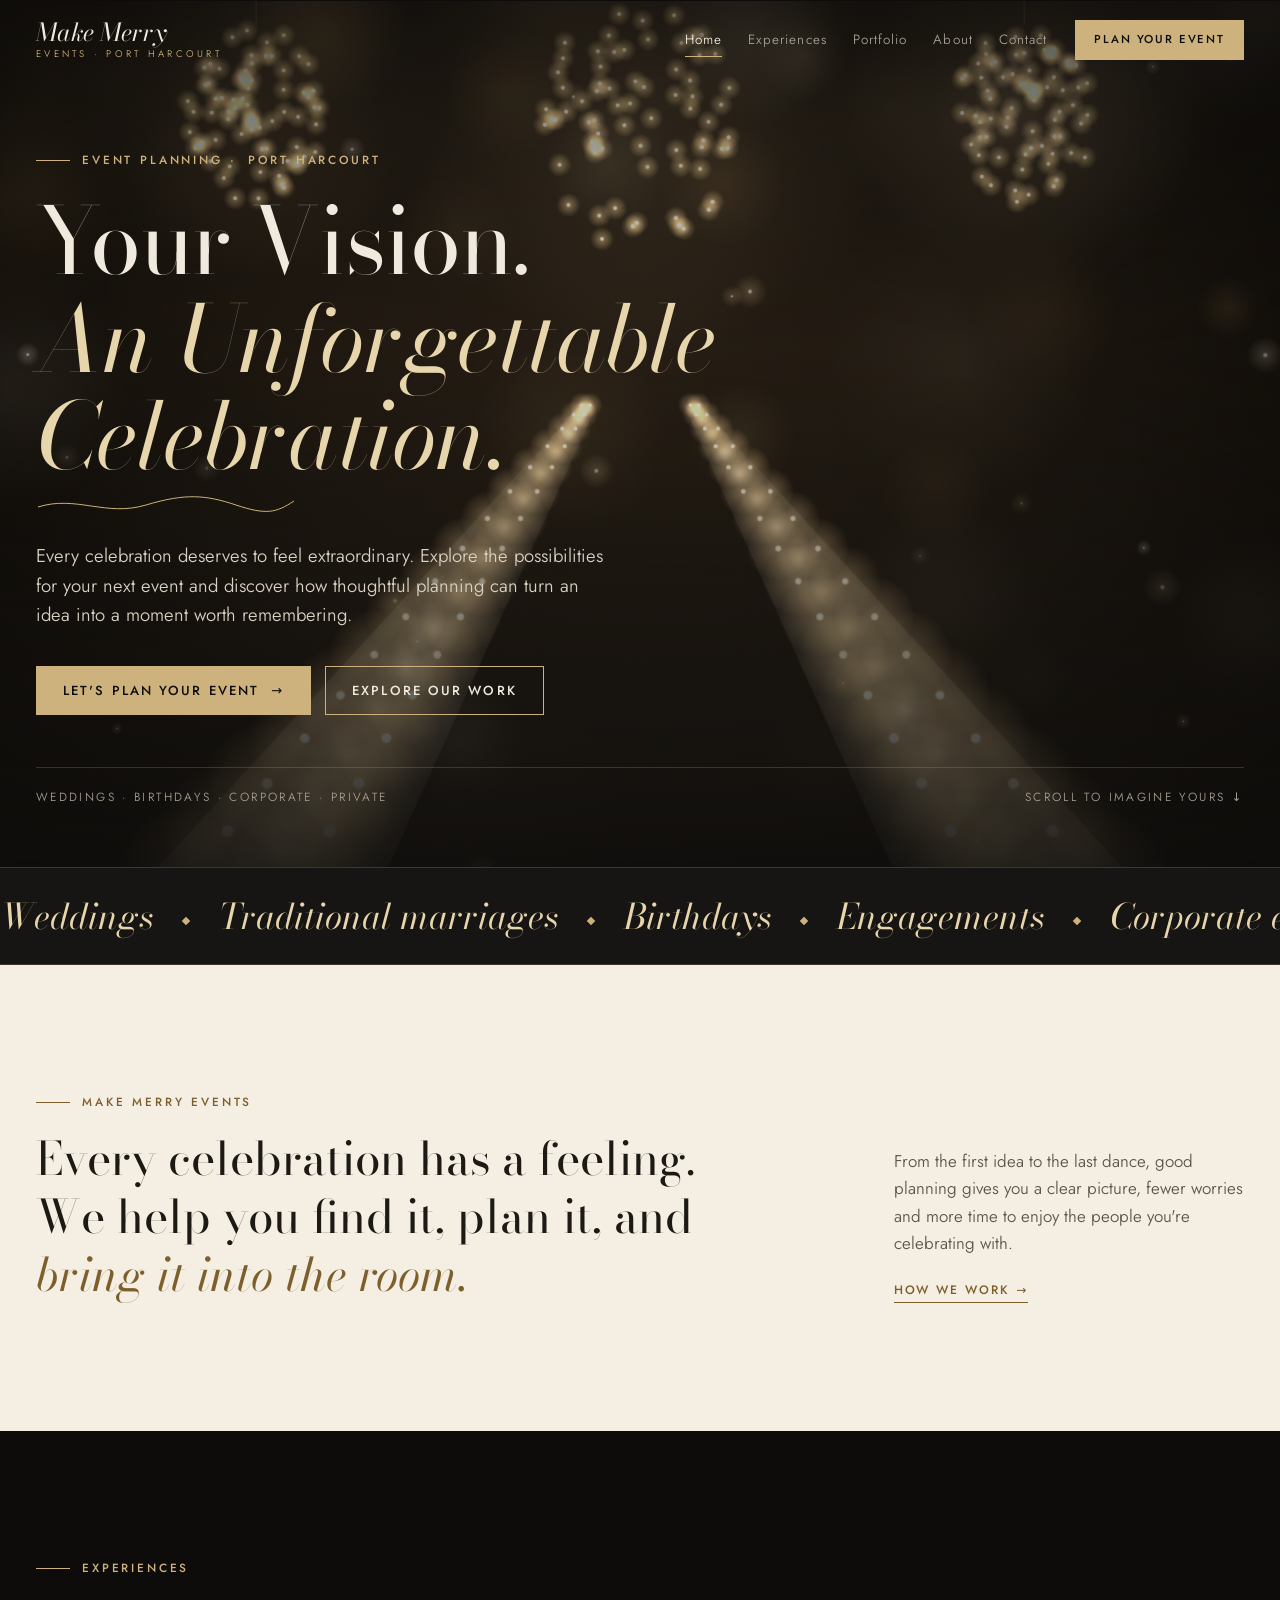
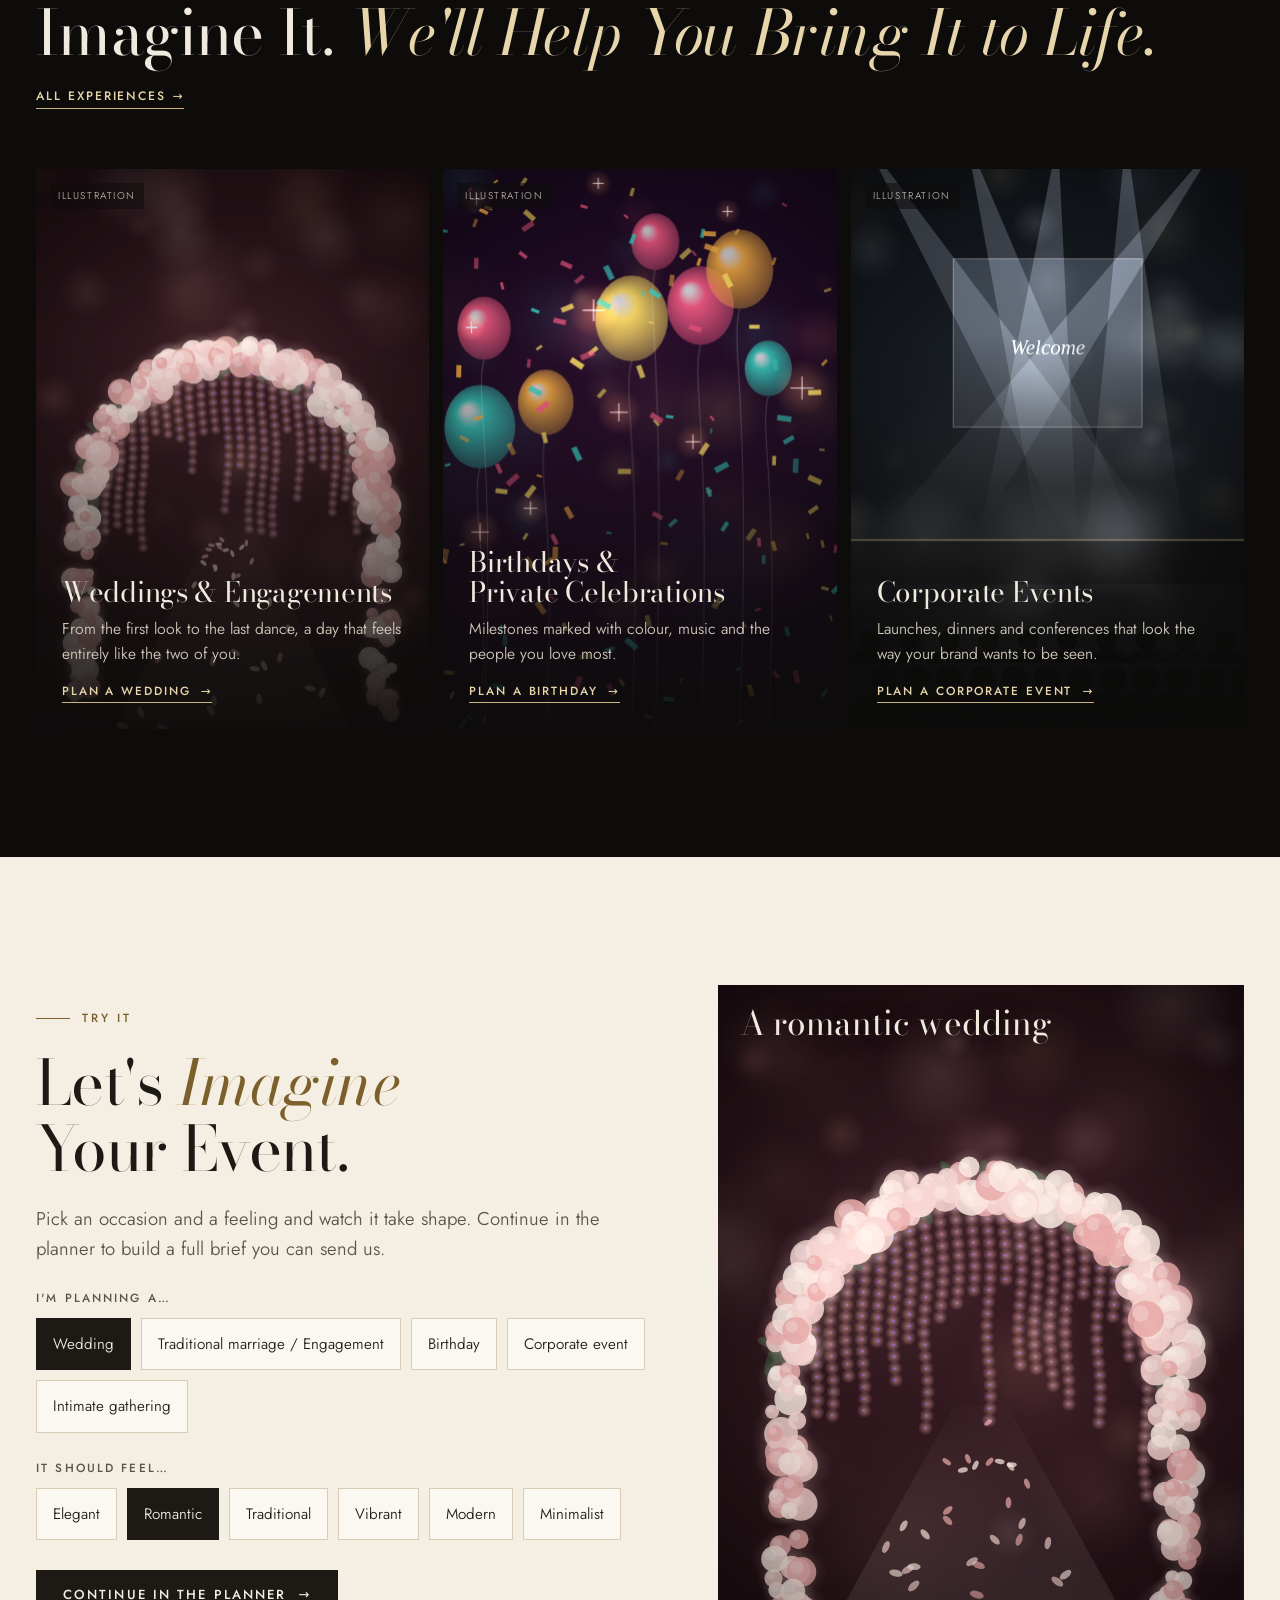
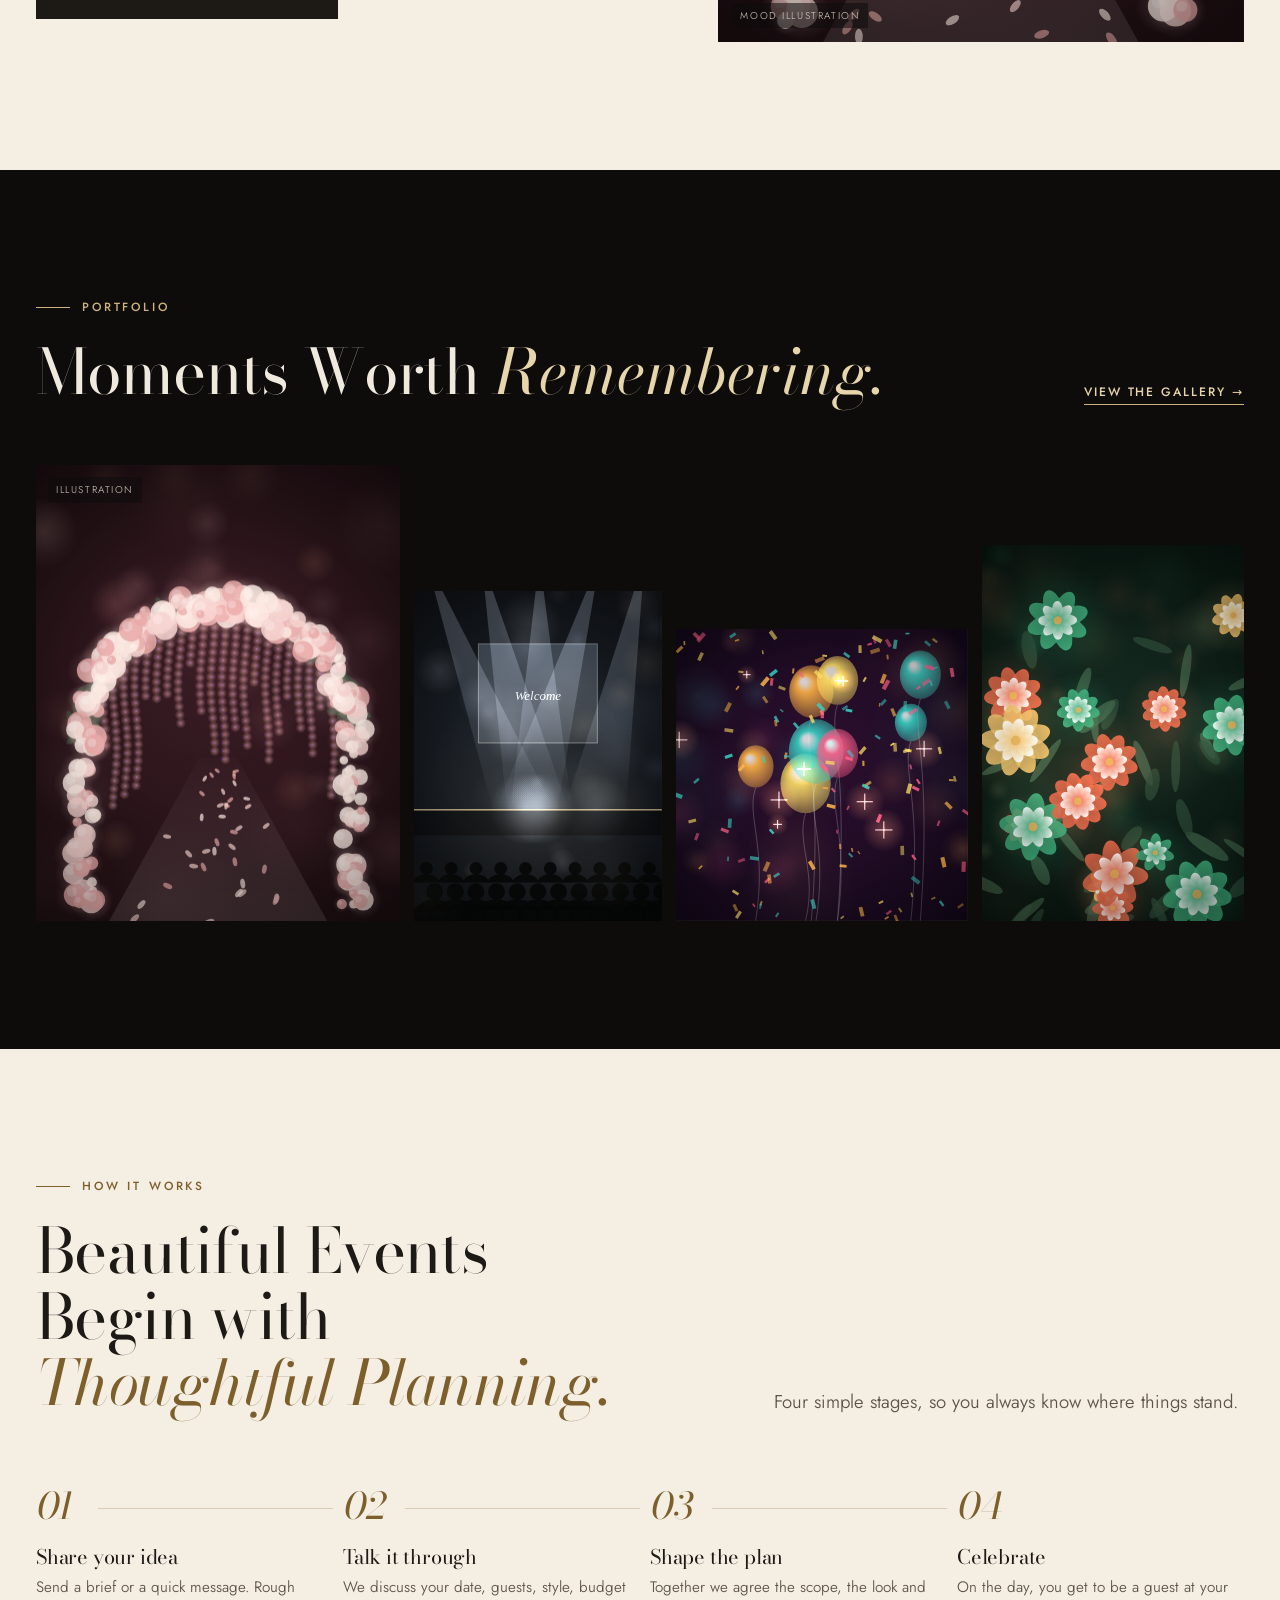
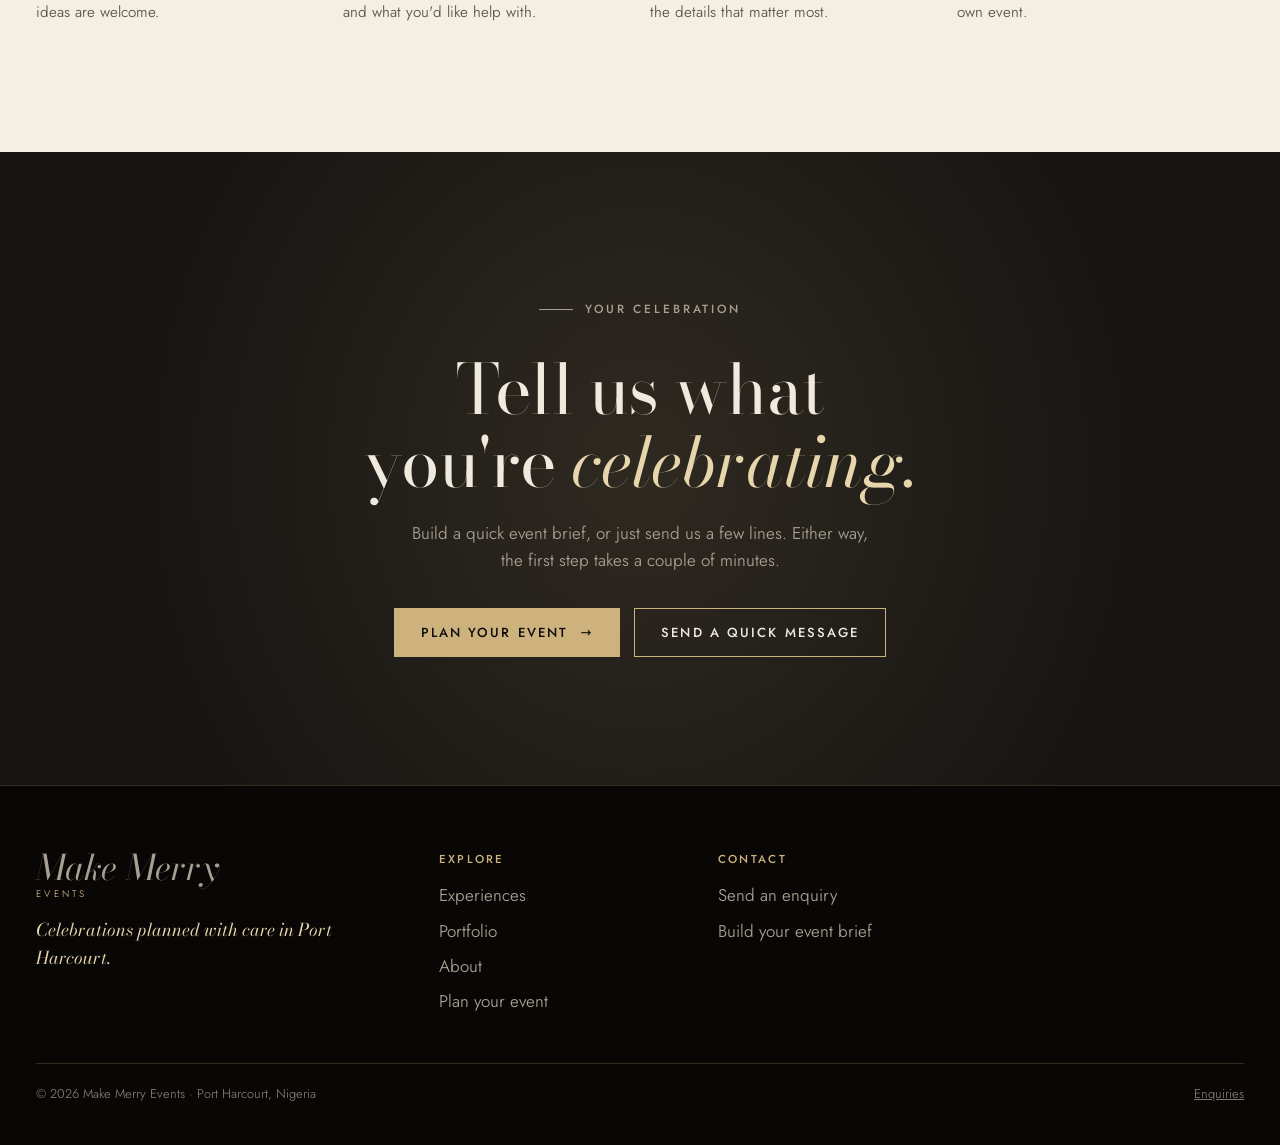
<file: index.html>
<!doctype html>
<html lang="en">
<head>
<meta charset="utf-8">
<meta name="viewport" content="width=device-width, initial-scale=1, viewport-fit=cover">
<title>Make Merry Events</title>
<meta name="description" content="Make Merry Events plans weddings, birthdays, corporate events and private celebrations in Port Harcourt, Nigeria.">
<meta property="og:title" content="Make Merry Events"><meta property="og:description" content="Make Merry Events plans weddings, birthdays, corporate events and private celebrations in Port Harcourt, Nigeria."><meta property="og:type" content="website">
<meta name="theme-color" content="#0d0c0b">
<link rel="preconnect" href="https://fonts.googleapis.com"><link rel="preconnect" href="https://fonts.gstatic.com" crossorigin><link rel="stylesheet" href="https://fonts.googleapis.com/css2?family=Bodoni+Moda:ital,opsz,wght@0,6..96,400..700;1,6..96,400..700&family=Jost:wght@300..600&display=swap">
<link rel="stylesheet" href="assets/site.css">
</head>
<body data-page="home">
<a class="skip" href="#main">Skip to content</a>
<header class="site-header">
  <div class="wrap nav">
    <a class="brand" href="index.html" aria-label="Make Merry Events home"><svg class="mark" viewBox="0 0 30 34" aria-hidden="true"><path d="M2 33V15a13 13 0 0 1 26 0v18" fill="none" stroke="#c8ad7f" stroke-width="1.2"/><path d="M8 33V16a7 7 0 0 1 14 0v17" fill="none" stroke="#c8ad7f" stroke-width="1.2" opacity=".6"/></svg><b>Make Merry</b><small>Events · <span data-biz="city">Port Harcourt</span></small></a>
    <nav aria-label="Main"><ul class="nav-links"><li><a href="index.html" aria-current="page">Home</a></li><li><a href="experiences.html">Experiences</a></li><li><a href="portfolio.html">Portfolio</a></li><li><a href="about.html">About</a></li><li><a href="contact.html">Contact</a></li></ul></nav>
    <a class="btn solid" href="plan.html">Plan Your Event</a>
    <button class="menu-btn" id="menuBtn" type="button" aria-label="Open menu" aria-expanded="false" aria-controls="drawer"><span></span><span></span><span></span></button>
  </div>
</header>
<div class="drawer" id="drawer" inert>
  <div class="top"><a class="brand" href="index.html"><svg class="mark" viewBox="0 0 30 34" aria-hidden="true"><path d="M2 33V15a13 13 0 0 1 26 0v18" fill="none" stroke="#c8ad7f" stroke-width="1.2"/><path d="M8 33V16a7 7 0 0 1 14 0v17" fill="none" stroke="#c8ad7f" stroke-width="1.2" opacity=".6"/></svg><b>Make Merry</b></a><button class="menu-btn" id="closeMenu" type="button" aria-label="Close menu" style="display:block">✕</button></div>
  <nav aria-label="Mobile"><a href="index.html" aria-current="page">Home</a><a href="experiences.html">Experiences</a><a href="portfolio.html">Portfolio</a><a href="about.html">About</a><a href="contact.html">Contact</a></nav>
  <a class="btn solid" href="plan.html">Plan Your Event <span class="arr">→</span></a>
  <p class="d-contact" id="drawerContact">Event planning · Port Harcourt</p>
</div>
<main id="main">
<section class="hero" aria-labelledby="heroTitle">
  <canvas class="scene" id="heroScene" aria-hidden="true"></canvas>
  <canvas class="fx" id="heroFx" aria-hidden="true"></canvas>
  <div class="wrap">
    <p class="eyebrow rise">Event planning · <span data-biz="city">Port Harcourt</span></p>
    <h1 id="heroTitle"><span class="rise d1">Your Vision.</span><span class="rise d2"><em>An Unforgettable Celebration.</em></span></h1>
    <svg class="flourish rise d2" viewBox="0 0 260 24" aria-hidden="true"><path d="M2 14 C 40 2, 70 24, 110 12 S 170 2, 200 12 S 240 20, 258 8"/></svg>
    <p class="lede rise d3">Every celebration deserves to feel extraordinary. Explore the possibilities for your next event and discover how thoughtful planning can turn an idea into a moment worth remembering.</p>
    <div class="ctas rise d4"><a class="btn solid" href="plan.html">Let's Plan Your Event <span class="arr">→</span></a><a class="btn" href="portfolio.html">Explore Our Work</a></div>
    <div class="meta rise d4"><span>Weddings · Birthdays · Corporate · Private</span><span>Scroll to imagine yours ↓</span></div>
  </div>
</section>
<div class="marquee" aria-label="Celebrations we plan"><div class="track" id="marqueeTrack"></div></div>

<section class="band linen" aria-labelledby="stTitle">
  <div class="wrap statement-grid" data-reveal>
    <div><p class="eyebrow">Make Merry Events</p><h2 id="stTitle" class="sr">What we do</h2>
      <p class="statement">Every celebration has a feeling. We help you find it, plan it, and <em style="color:var(--gold-deep)">bring it into the room.</em></p></div>
    <div><p>From the first idea to the last dance, good planning gives you a clear picture, fewer worries and more time to enjoy the people you're celebrating with.</p><a class="more" href="about.html">How we work →</a></div>
  </div>
</section>

<section class="band" aria-labelledby="expTitle">
  <div class="wrap">
    <div class="head-row" data-reveal><div><p class="eyebrow">Experiences</p><h2 id="expTitle">Imagine It. <em>We'll Help You Bring It to Life.</em></h2></div><a class="more" href="experiences.html">All experiences →</a></div>
    <div class="tiles-scroll"><div class="tiles" id="featured"></div></div>
    <p class="swipe-hint">Swipe to see more →</p>
  </div>
</section>

<section class="band linen" aria-labelledby="miniTitle">
  <div class="wrap mini">
    <div>
      <p class="eyebrow">Try it</p>
      <h2 id="miniTitle">Let's <em>Imagine</em> Your Event.</h2>
      <p class="lede">Pick an occasion and a feeling and watch it take shape. Continue in the planner to build a full brief you can send us.</p>
      <div id="miniQs"></div>
      <div class="ctas" style="margin-top:30px"><a class="btn solid" id="miniGo" href="plan.html">Continue in the planner <span class="arr">→</span></a></div>
    </div>
    <div class="frame" id="miniFrame"><canvas id="miniScene" aria-hidden="true"></canvas><div class="pv-cap" id="miniCap" aria-live="polite"></div><span class="tag" data-concept>Mood illustration</span></div>
  </div>
</section>

<section class="band" aria-labelledby="pfTitle">
  <div class="wrap">
    <div class="head-row" data-reveal><div><p class="eyebrow">Portfolio</p><h2 id="pfTitle">Moments Worth <em>Remembering.</em></h2></div><a class="more" href="portfolio.html">View the gallery →</a></div>
    <div class="strip" id="strip"></div>
  </div>
</section>

<section class="band linen" aria-labelledby="howTitle">
  <div class="wrap">
    <div class="sec-head" data-reveal><div><p class="eyebrow">How it works</p><h2 id="howTitle">Beautiful Events Begin with <em>Thoughtful Planning.</em></h2></div><p class="lede">Four simple stages, so you always know where things stand.</p></div>
    <ol class="process" data-reveal>
      <li><h3>Share your idea</h3><p>Send a brief or a quick message. Rough ideas are welcome.</p></li>
      <li><h3>Talk it through</h3><p>We discuss your date, guests, style, budget and what you'd like help with.</p></li>
      <li><h3>Shape the plan</h3><p>Together we agree the scope, the look and the details that matter most.</p></li>
      <li><h3>Celebrate</h3><p>On the day, you get to be a guest at your own event.</p></li>
    </ol>
  </div>
</section>
<section class="band cta-band deep" aria-labelledby="ctaTitle">
  <div class="wrap">
    <p class="eyebrow">Your celebration</p>
    <h2 class="display" id="ctaTitle">Tell us what you're <em>celebrating.</em></h2>
    <p>Build a quick event brief, or just send us a few lines. Either way, the first step takes a couple of minutes.</p>
    <div class="ctas"><a class="btn solid" href="plan.html">Plan Your Event <span class="arr">→</span></a><a class="btn" href="contact.html">Send a quick message</a></div>
  </div>
</section></main>
<footer class="site-footer">
  <div class="wrap">
    <div class="foot">
      <div><a class="brand" href="index.html"><svg class="mark" viewBox="0 0 30 34" aria-hidden="true"><path d="M2 33V15a13 13 0 0 1 26 0v18" fill="none" stroke="#c8ad7f" stroke-width="1.2"/><path d="M8 33V16a7 7 0 0 1 14 0v17" fill="none" stroke="#c8ad7f" stroke-width="1.2" opacity=".6"/></svg><b>Make Merry</b><small>Events</small></a><p class="tagline">Celebrations planned with care in <span data-biz="city">Port Harcourt</span>.</p></div>
      <div><h4>Explore</h4><ul><li><a href="experiences.html">Experiences</a></li><li><a href="portfolio.html">Portfolio</a></li><li><a href="about.html">About</a></li><li><a href="plan.html">Plan your event</a></li></ul></div>
      <div><h4>Contact</h4><ul id="footContact"></ul></div>
      <div><h4>Follow</h4><ul id="footSocial"></ul></div>
    </div>
    <div class="legal"><span>© <span data-year></span> <span data-biz="name">Make Merry Events</span> · <span data-biz="city">Port Harcourt</span>, <span data-biz="country">Nigeria</span></span><a href="contact.html">Enquiries</a></div>
  </div>
</footer>
<a class="wa-float" id="waFloat" href="#" target="_blank" rel="noopener" hidden>WhatsApp us</a>
<script src="assets/config.js"></script>
<script src="assets/site.js"></script>
</body>
</html>
</file>
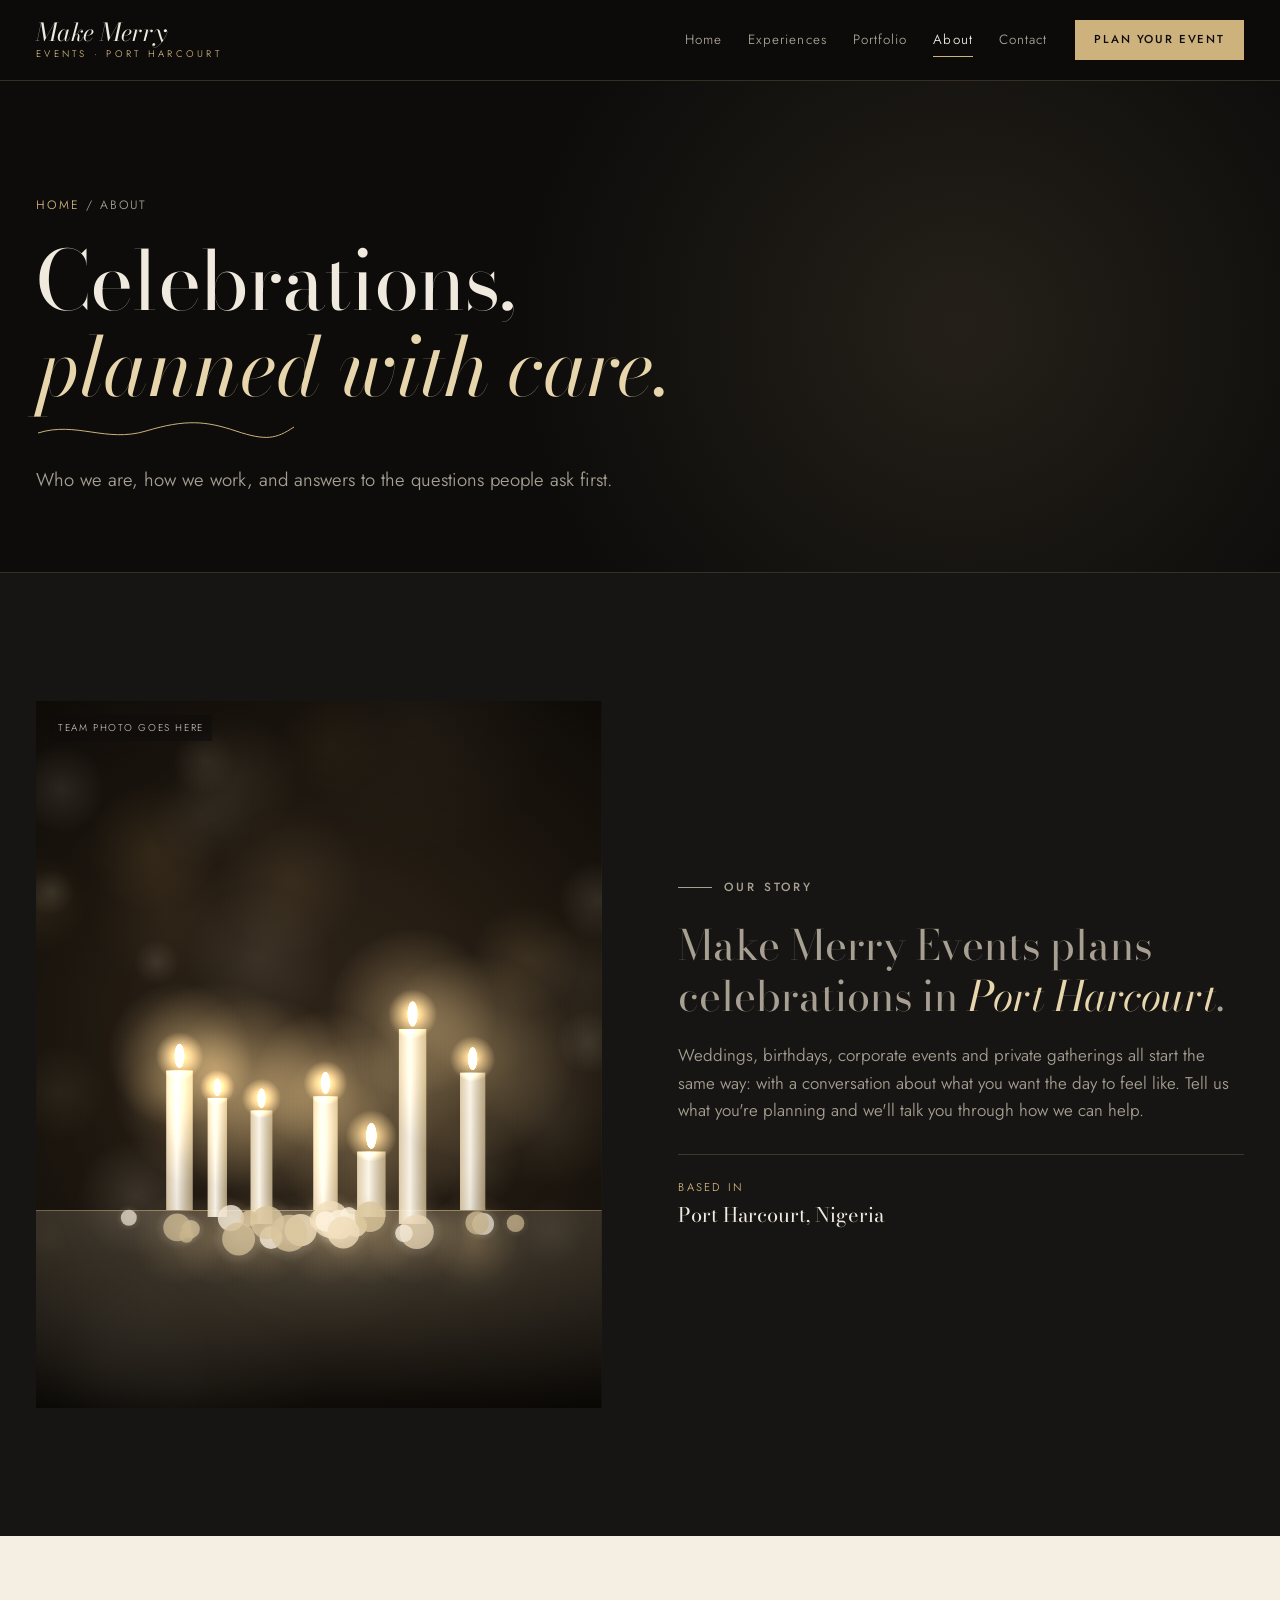
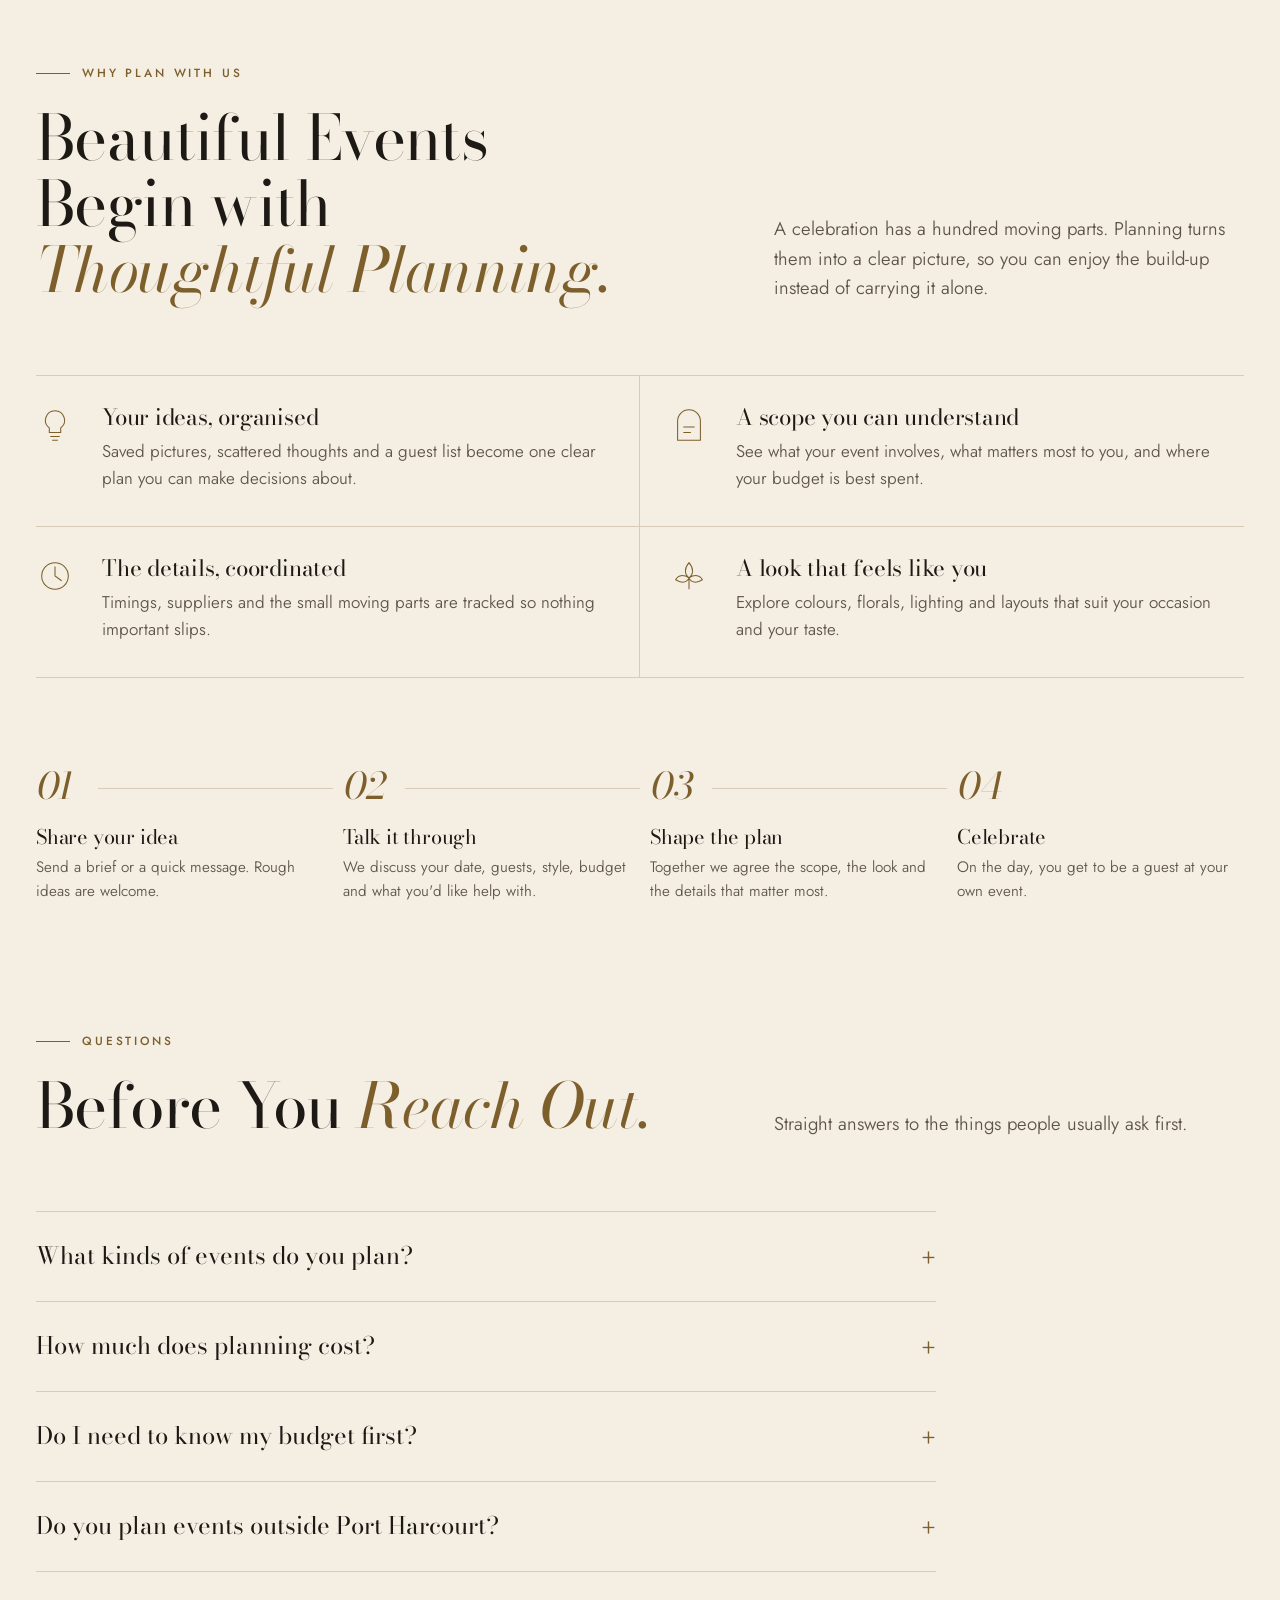
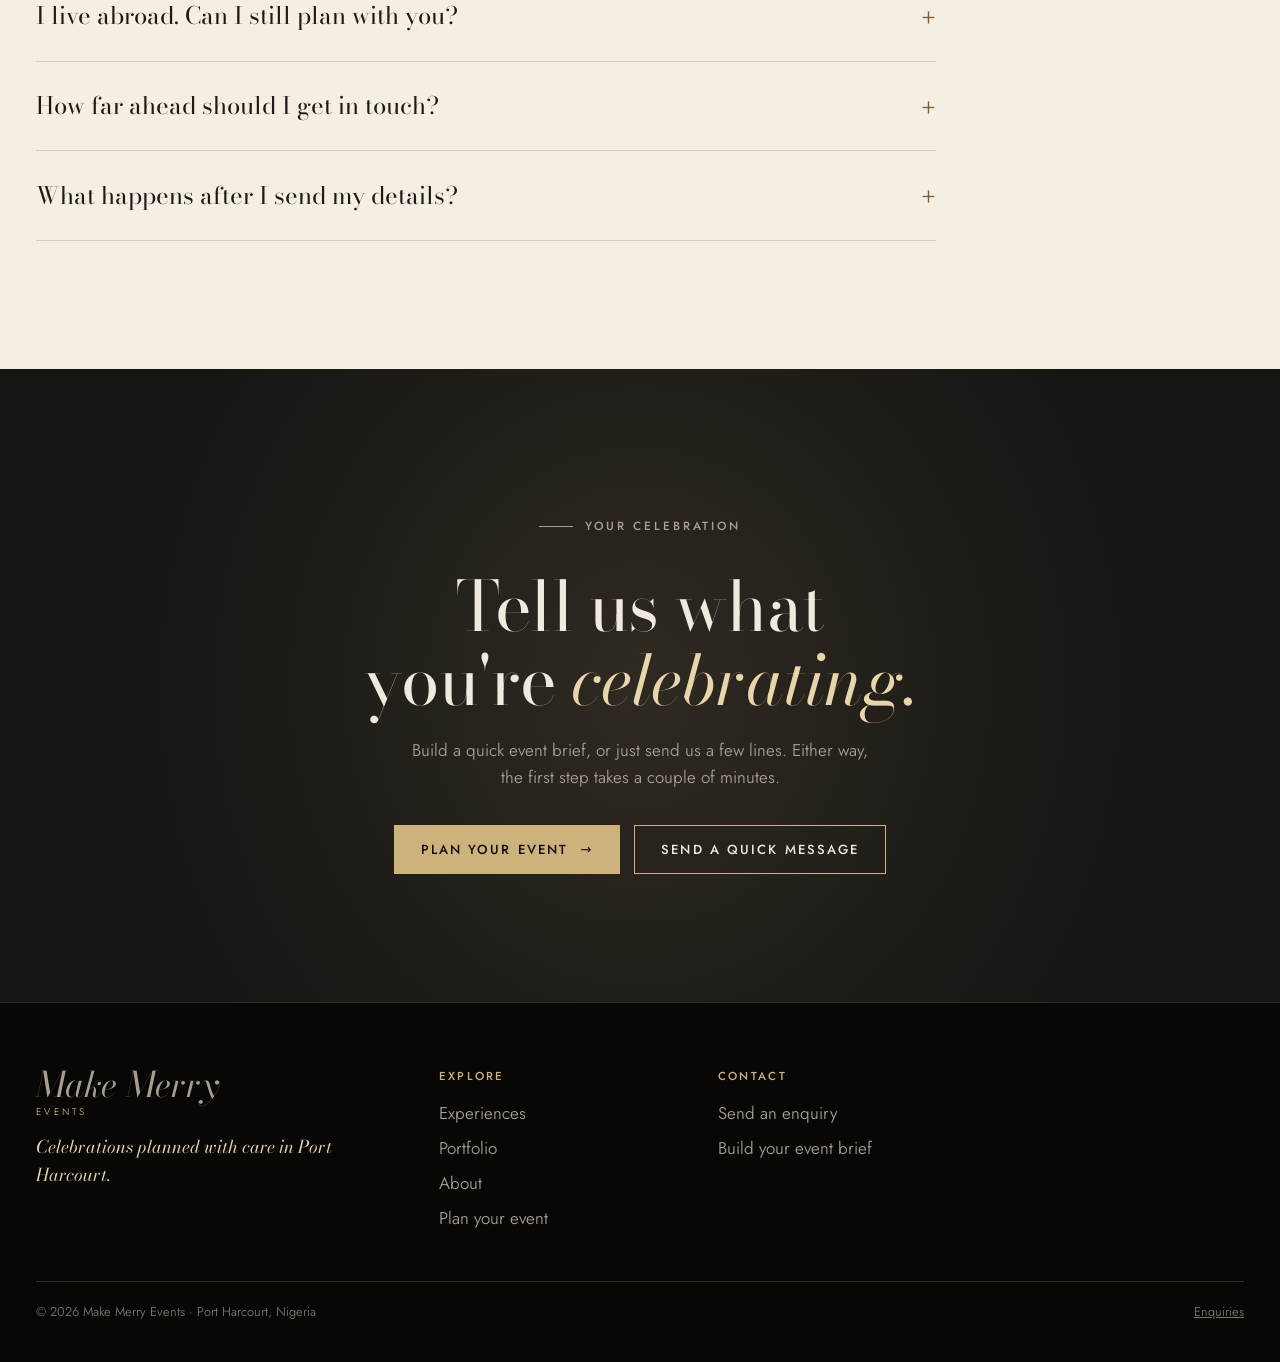
<file: about.html>
<!doctype html>
<html lang="en">
<head>
<meta charset="utf-8">
<meta name="viewport" content="width=device-width, initial-scale=1, viewport-fit=cover">
<title>About · Make Merry Events</title>
<meta name="description" content="About Make Merry Events, event planners in Port Harcourt, Nigeria.">
<meta property="og:title" content="About · Make Merry Events"><meta property="og:description" content="About Make Merry Events, event planners in Port Harcourt, Nigeria."><meta property="og:type" content="website">
<meta name="theme-color" content="#0d0c0b">
<link rel="preconnect" href="https://fonts.googleapis.com"><link rel="preconnect" href="https://fonts.gstatic.com" crossorigin><link rel="stylesheet" href="https://fonts.googleapis.com/css2?family=Bodoni+Moda:ital,opsz,wght@0,6..96,400..700;1,6..96,400..700&family=Jost:wght@300..600&display=swap">
<link rel="stylesheet" href="assets/site.css">
</head>
<body data-page="about">
<a class="skip" href="#main">Skip to content</a>
<header class="site-header">
  <div class="wrap nav">
    <a class="brand" href="index.html" aria-label="Make Merry Events home"><svg class="mark" viewBox="0 0 30 34" aria-hidden="true"><path d="M2 33V15a13 13 0 0 1 26 0v18" fill="none" stroke="#c8ad7f" stroke-width="1.2"/><path d="M8 33V16a7 7 0 0 1 14 0v17" fill="none" stroke="#c8ad7f" stroke-width="1.2" opacity=".6"/></svg><b>Make Merry</b><small>Events · <span data-biz="city">Port Harcourt</span></small></a>
    <nav aria-label="Main"><ul class="nav-links"><li><a href="index.html">Home</a></li><li><a href="experiences.html">Experiences</a></li><li><a href="portfolio.html">Portfolio</a></li><li><a href="about.html" aria-current="page">About</a></li><li><a href="contact.html">Contact</a></li></ul></nav>
    <a class="btn solid" href="plan.html">Plan Your Event</a>
    <button class="menu-btn" id="menuBtn" type="button" aria-label="Open menu" aria-expanded="false" aria-controls="drawer"><span></span><span></span><span></span></button>
  </div>
</header>
<div class="drawer" id="drawer" inert>
  <div class="top"><a class="brand" href="index.html"><svg class="mark" viewBox="0 0 30 34" aria-hidden="true"><path d="M2 33V15a13 13 0 0 1 26 0v18" fill="none" stroke="#c8ad7f" stroke-width="1.2"/><path d="M8 33V16a7 7 0 0 1 14 0v17" fill="none" stroke="#c8ad7f" stroke-width="1.2" opacity=".6"/></svg><b>Make Merry</b></a><button class="menu-btn" id="closeMenu" type="button" aria-label="Close menu" style="display:block">✕</button></div>
  <nav aria-label="Mobile"><a href="index.html">Home</a><a href="experiences.html">Experiences</a><a href="portfolio.html">Portfolio</a><a href="about.html" aria-current="page">About</a><a href="contact.html">Contact</a></nav>
  <a class="btn solid" href="plan.html">Plan Your Event <span class="arr">→</span></a>
  <p class="d-contact" id="drawerContact">Event planning · Port Harcourt</p>
</div>
<main id="main"><section class="page-hero"><div class="wrap">
  <p class="crumbs"><a href="index.html">Home</a> / About</p>
  <h1 class="rise">Celebrations, <em>planned with care.</em></h1>
  <svg class="flourish rise d1" viewBox="0 0 260 24" aria-hidden="true"><path d="M2 14 C 40 2, 70 24, 110 12 S 170 2, 200 12 S 240 20, 258 8"/></svg>
  <p class="lede rise d1">Who we are, how we work, and answers to the questions people ask first.</p>
</div></section>
<section class="band deep"><div class="wrap about-grid">
  <div class="frame" data-reveal><canvas data-scene="candles" data-style="elegant" data-seed="91" aria-hidden="true"></canvas><span class="tag" data-concept>Team photo goes here</span></div>
  <div data-reveal>
    <p class="eyebrow">Our story</p>
    <p class="big"><span data-biz="name">Make Merry Events</span> plans celebrations in <em data-biz="city">Port Harcourt</em>.</p>
    <p id="aboutText">Weddings, birthdays, corporate events and private gatherings all start the same way: with a conversation about what you want the day to feel like. Tell us what you're planning and we'll talk you through how we can help.</p>
    <dl class="facts" id="facts"></dl>
  </div>
</div></section>
<section class="band linen" aria-labelledby="whyTitle"><div class="wrap">
  <div class="sec-head" data-reveal><div><p class="eyebrow">Why plan with us</p><h2 id="whyTitle">Beautiful Events Begin with <em>Thoughtful Planning.</em></h2></div><p class="lede">A celebration has a hundred moving parts. Planning turns them into a clear picture, so you can enjoy the build-up instead of carrying it alone.</p></div>
  <div class="values" id="values"></div>
  <h2 class="sr">How planning works</h2>
  <ol class="process" style="margin-top:clamp(56px,7vw,96px)" data-reveal>
    <li><h3>Share your idea</h3><p>Send a brief or a quick message. Rough ideas are welcome.</p></li>
    <li><h3>Talk it through</h3><p>We discuss your date, guests, style, budget and what you'd like help with.</p></li>
    <li><h3>Shape the plan</h3><p>Together we agree the scope, the look and the details that matter most.</p></li>
    <li><h3>Celebrate</h3><p>On the day, you get to be a guest at your own event.</p></li>
  </ol>
</div></section>
<section class="band linen" id="faq" aria-labelledby="faqTitle" style="padding-top:0"><div class="wrap">
  <div class="sec-head" data-reveal><div><p class="eyebrow">Questions</p><h2 id="faqTitle">Before You <em>Reach Out.</em></h2></div><p class="lede">Straight answers to the things people usually ask first.</p></div>
  <div class="faq" id="faqList"></div>
</div></section>
<section class="band cta-band deep" aria-labelledby="ctaTitle">
  <div class="wrap">
    <p class="eyebrow">Your celebration</p>
    <h2 class="display" id="ctaTitle">Tell us what you're <em>celebrating.</em></h2>
    <p>Build a quick event brief, or just send us a few lines. Either way, the first step takes a couple of minutes.</p>
    <div class="ctas"><a class="btn solid" href="plan.html">Plan Your Event <span class="arr">→</span></a><a class="btn" href="contact.html">Send a quick message</a></div>
  </div>
</section></main>
<footer class="site-footer">
  <div class="wrap">
    <div class="foot">
      <div><a class="brand" href="index.html"><svg class="mark" viewBox="0 0 30 34" aria-hidden="true"><path d="M2 33V15a13 13 0 0 1 26 0v18" fill="none" stroke="#c8ad7f" stroke-width="1.2"/><path d="M8 33V16a7 7 0 0 1 14 0v17" fill="none" stroke="#c8ad7f" stroke-width="1.2" opacity=".6"/></svg><b>Make Merry</b><small>Events</small></a><p class="tagline">Celebrations planned with care in <span data-biz="city">Port Harcourt</span>.</p></div>
      <div><h4>Explore</h4><ul><li><a href="experiences.html">Experiences</a></li><li><a href="portfolio.html">Portfolio</a></li><li><a href="about.html">About</a></li><li><a href="plan.html">Plan your event</a></li></ul></div>
      <div><h4>Contact</h4><ul id="footContact"></ul></div>
      <div><h4>Follow</h4><ul id="footSocial"></ul></div>
    </div>
    <div class="legal"><span>© <span data-year></span> <span data-biz="name">Make Merry Events</span> · <span data-biz="city">Port Harcourt</span>, <span data-biz="country">Nigeria</span></span><a href="contact.html">Enquiries</a></div>
  </div>
</footer>
<a class="wa-float" id="waFloat" href="#" target="_blank" rel="noopener" hidden>WhatsApp us</a>
<script src="assets/config.js"></script>
<script src="assets/site.js"></script>
</body>
</html>
</file>
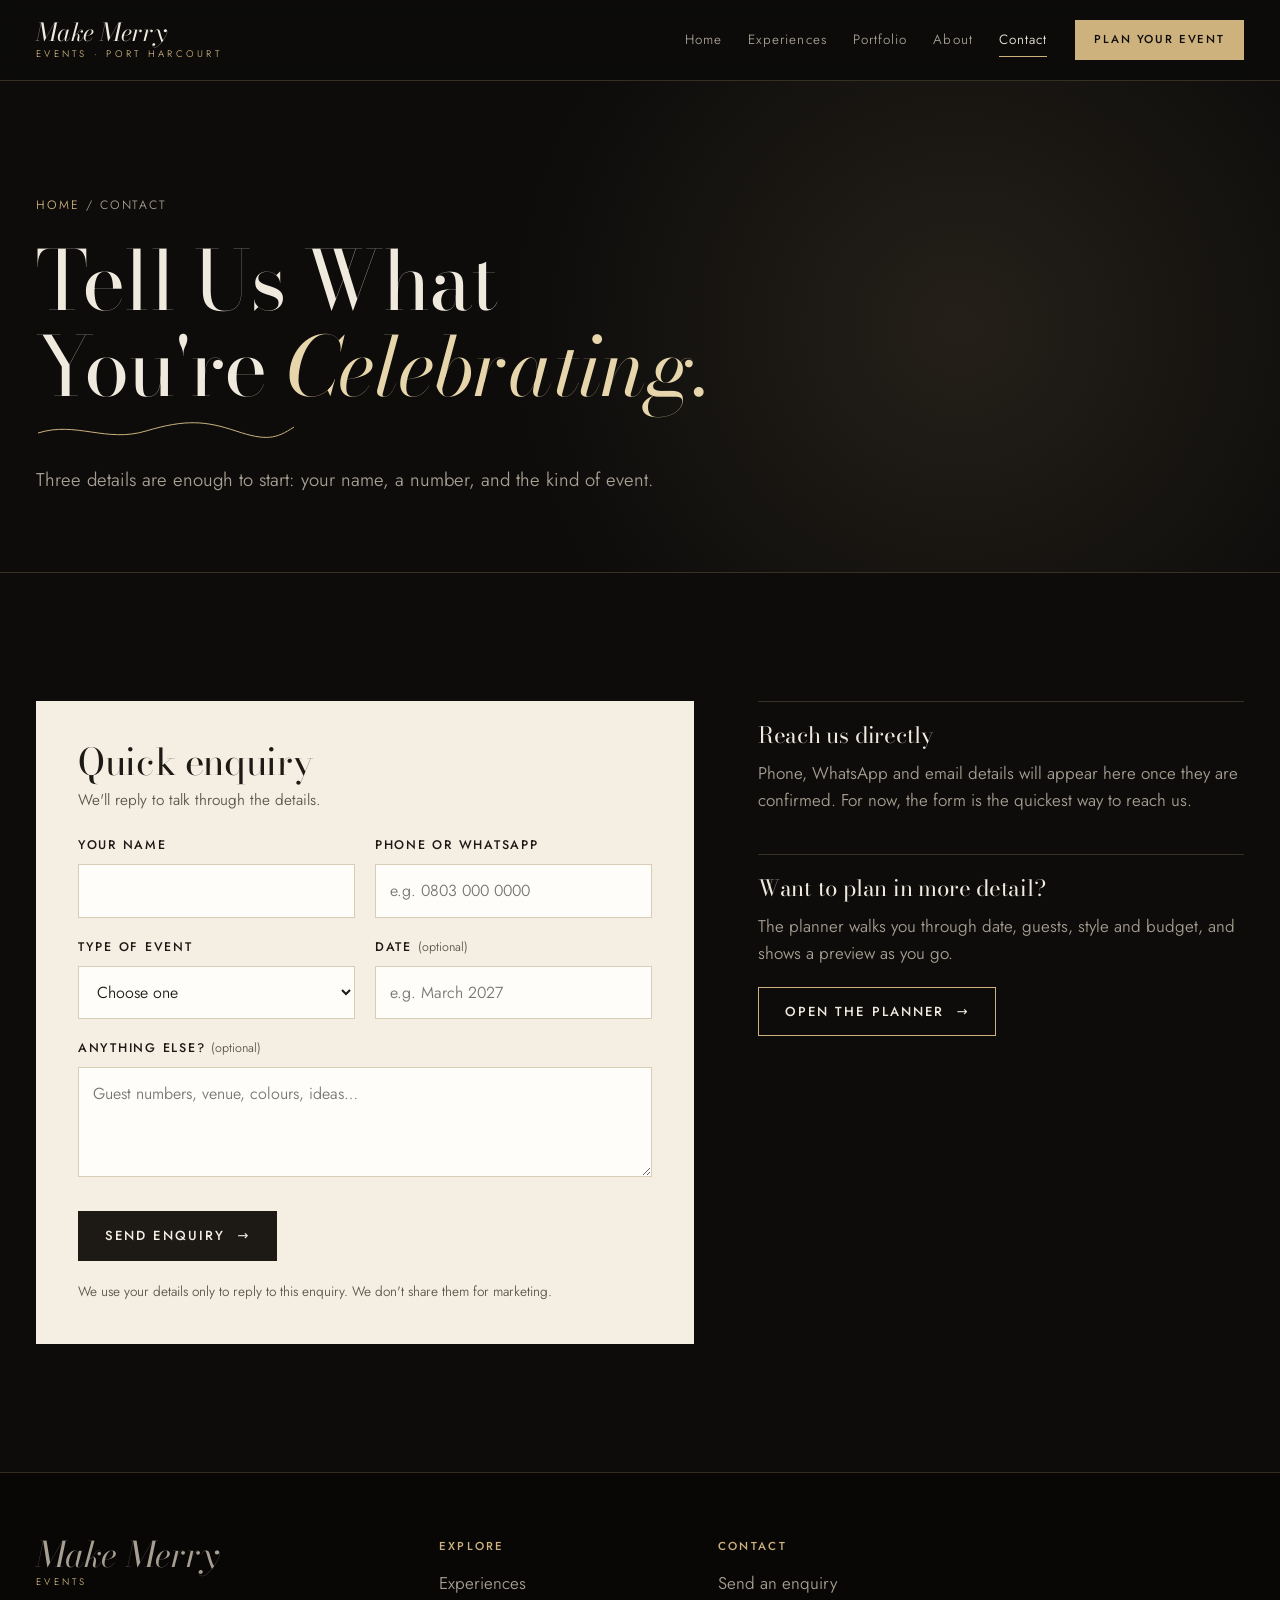
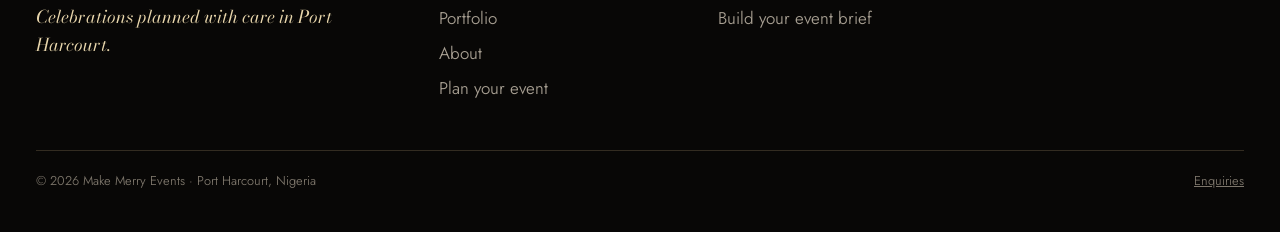
<file: contact.html>
<!doctype html>
<html lang="en">
<head>
<meta charset="utf-8">
<meta name="viewport" content="width=device-width, initial-scale=1, viewport-fit=cover">
<title>Contact · Make Merry Events</title>
<meta name="description" content="Send Make Merry Events a quick enquiry about your wedding, birthday, corporate event or celebration.">
<meta property="og:title" content="Contact · Make Merry Events"><meta property="og:description" content="Send Make Merry Events a quick enquiry about your wedding, birthday, corporate event or celebration."><meta property="og:type" content="website">
<meta name="theme-color" content="#0d0c0b">
<link rel="preconnect" href="https://fonts.googleapis.com"><link rel="preconnect" href="https://fonts.gstatic.com" crossorigin><link rel="stylesheet" href="https://fonts.googleapis.com/css2?family=Bodoni+Moda:ital,opsz,wght@0,6..96,400..700;1,6..96,400..700&family=Jost:wght@300..600&display=swap">
<link rel="stylesheet" href="assets/site.css">
</head>
<body data-page="contact">
<a class="skip" href="#main">Skip to content</a>
<header class="site-header">
  <div class="wrap nav">
    <a class="brand" href="index.html" aria-label="Make Merry Events home"><svg class="mark" viewBox="0 0 30 34" aria-hidden="true"><path d="M2 33V15a13 13 0 0 1 26 0v18" fill="none" stroke="#c8ad7f" stroke-width="1.2"/><path d="M8 33V16a7 7 0 0 1 14 0v17" fill="none" stroke="#c8ad7f" stroke-width="1.2" opacity=".6"/></svg><b>Make Merry</b><small>Events · <span data-biz="city">Port Harcourt</span></small></a>
    <nav aria-label="Main"><ul class="nav-links"><li><a href="index.html">Home</a></li><li><a href="experiences.html">Experiences</a></li><li><a href="portfolio.html">Portfolio</a></li><li><a href="about.html">About</a></li><li><a href="contact.html" aria-current="page">Contact</a></li></ul></nav>
    <a class="btn solid" href="plan.html">Plan Your Event</a>
    <button class="menu-btn" id="menuBtn" type="button" aria-label="Open menu" aria-expanded="false" aria-controls="drawer"><span></span><span></span><span></span></button>
  </div>
</header>
<div class="drawer" id="drawer" inert>
  <div class="top"><a class="brand" href="index.html"><svg class="mark" viewBox="0 0 30 34" aria-hidden="true"><path d="M2 33V15a13 13 0 0 1 26 0v18" fill="none" stroke="#c8ad7f" stroke-width="1.2"/><path d="M8 33V16a7 7 0 0 1 14 0v17" fill="none" stroke="#c8ad7f" stroke-width="1.2" opacity=".6"/></svg><b>Make Merry</b></a><button class="menu-btn" id="closeMenu" type="button" aria-label="Close menu" style="display:block">✕</button></div>
  <nav aria-label="Mobile"><a href="index.html">Home</a><a href="experiences.html">Experiences</a><a href="portfolio.html">Portfolio</a><a href="about.html">About</a><a href="contact.html" aria-current="page">Contact</a></nav>
  <a class="btn solid" href="plan.html">Plan Your Event <span class="arr">→</span></a>
  <p class="d-contact" id="drawerContact">Event planning · Port Harcourt</p>
</div>
<main id="main"><section class="page-hero"><div class="wrap">
  <p class="crumbs"><a href="index.html">Home</a> / Contact</p>
  <h1 class="rise">Tell Us What You're <em>Celebrating.</em></h1>
  <svg class="flourish rise d1" viewBox="0 0 260 24" aria-hidden="true"><path d="M2 14 C 40 2, 70 24, 110 12 S 170 2, 200 12 S 240 20, 258 8"/></svg>
  <p class="lede rise d1">Three details are enough to start: your name, a number, and the kind of event.</p>
</div></section>
<section class="band"><div class="wrap contact-grid">
  <form class="contact-form" id="contactForm" novalidate aria-labelledby="cfTitle">
    <h2 id="cfTitle">Quick enquiry</h2>
    <p class="hint">We'll reply to talk through the details.</p>
    <div class="fields">
      <div class="field"><label for="c-name">Your name</label><input id="c-name" type="text" autocomplete="name" aria-describedby="e-c-name"><div class="err" id="e-c-name"></div></div>
      <div class="field"><label for="c-phone">Phone or WhatsApp</label><input id="c-phone" type="tel" inputmode="tel" autocomplete="tel" placeholder="e.g. 0803 000 0000" aria-describedby="e-c-phone"><div class="err" id="e-c-phone"></div></div>
      <div class="field"><label for="c-type">Type of event</label><select id="c-type" aria-describedby="e-c-type"></select><div class="err" id="e-c-type"></div></div>
      <div class="field"><label for="c-date">Date <span class="opt">(optional)</span></label><input id="c-date" type="text" placeholder="e.g. March 2027"></div>
      <div class="field full"><label for="c-msg">Anything else? <span class="opt">(optional)</span></label><textarea id="c-msg" placeholder="Guest numbers, venue, colours, ideas…"></textarea></div>
    </div>
    <div class="nav-steps"><button class="btn solid" type="submit">Send Enquiry <span class="arr">→</span></button></div>
    <p class="privacy">We use your details only to reply to this enquiry. We don't share them for marketing.</p>
    <div id="contactOutcome" role="status" aria-live="polite"></div>
  </form>
  <div>
    <div class="aside-card"><h3>Reach us directly</h3><div class="direct" id="direct"></div></div>
    <div class="aside-card"><h3>Want to plan in more detail?</h3><p>The planner walks you through date, guests, style and budget, and shows a preview as you go.</p><a class="btn" href="plan.html">Open the planner <span class="arr">→</span></a></div>
  </div>
</div></section>
</main>
<footer class="site-footer">
  <div class="wrap">
    <div class="foot">
      <div><a class="brand" href="index.html"><svg class="mark" viewBox="0 0 30 34" aria-hidden="true"><path d="M2 33V15a13 13 0 0 1 26 0v18" fill="none" stroke="#c8ad7f" stroke-width="1.2"/><path d="M8 33V16a7 7 0 0 1 14 0v17" fill="none" stroke="#c8ad7f" stroke-width="1.2" opacity=".6"/></svg><b>Make Merry</b><small>Events</small></a><p class="tagline">Celebrations planned with care in <span data-biz="city">Port Harcourt</span>.</p></div>
      <div><h4>Explore</h4><ul><li><a href="experiences.html">Experiences</a></li><li><a href="portfolio.html">Portfolio</a></li><li><a href="about.html">About</a></li><li><a href="plan.html">Plan your event</a></li></ul></div>
      <div><h4>Contact</h4><ul id="footContact"></ul></div>
      <div><h4>Follow</h4><ul id="footSocial"></ul></div>
    </div>
    <div class="legal"><span>© <span data-year></span> <span data-biz="name">Make Merry Events</span> · <span data-biz="city">Port Harcourt</span>, <span data-biz="country">Nigeria</span></span><a href="contact.html">Enquiries</a></div>
  </div>
</footer>
<a class="wa-float" id="waFloat" href="#" target="_blank" rel="noopener" hidden>WhatsApp us</a>
<script src="assets/config.js"></script>
<script src="assets/site.js"></script>
</body>
</html>
</file>
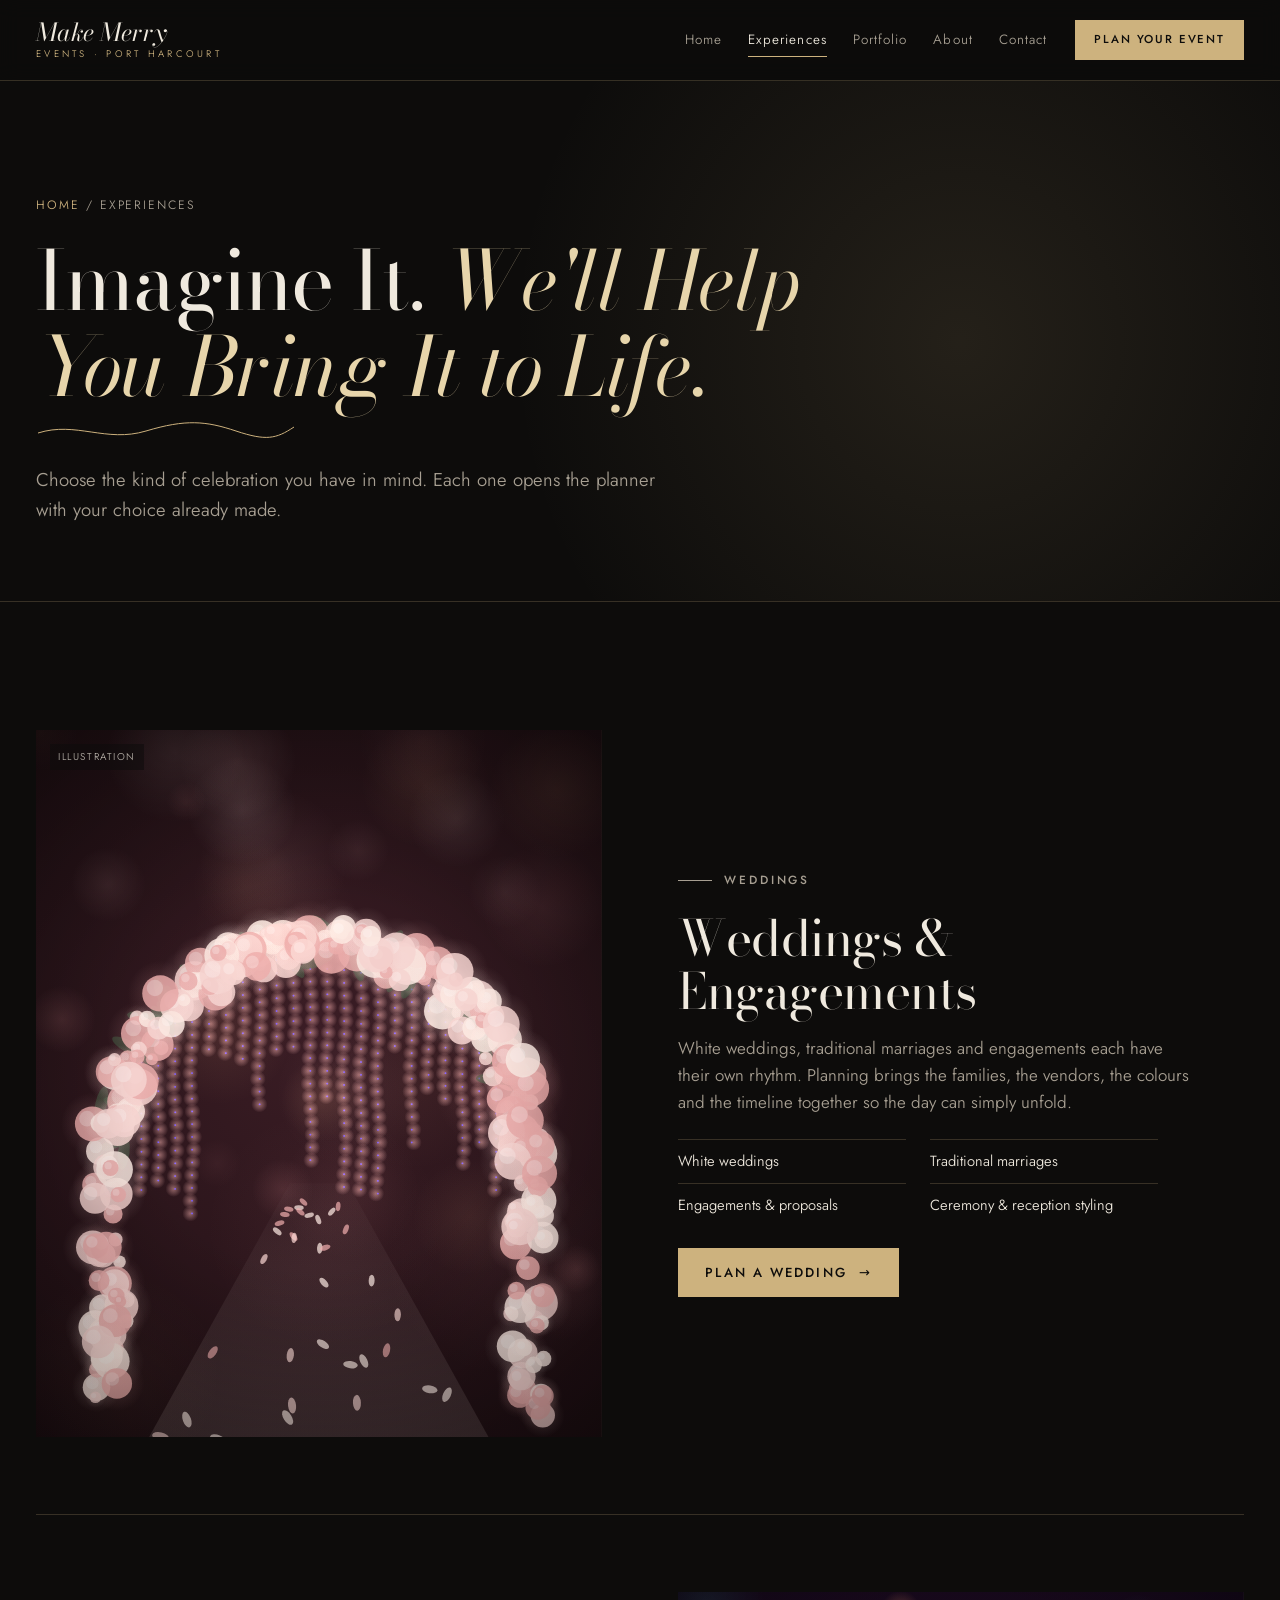
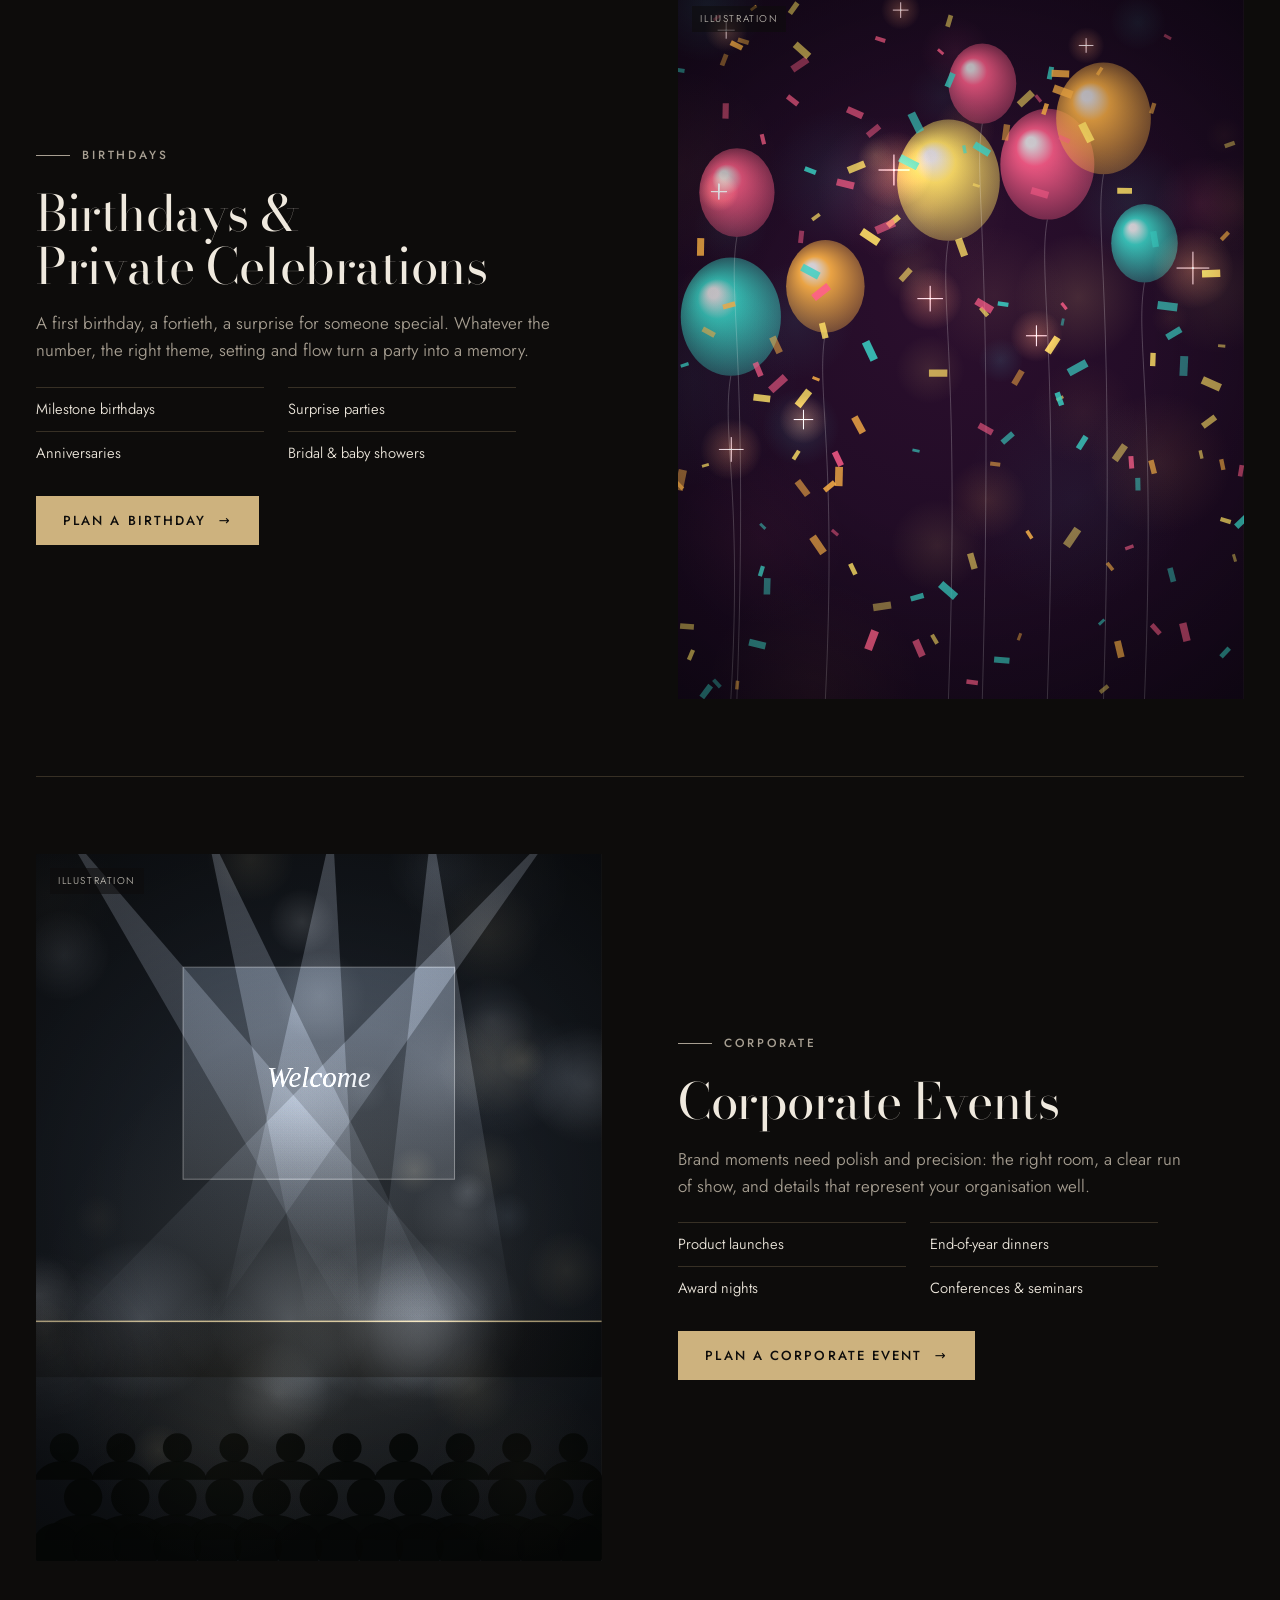
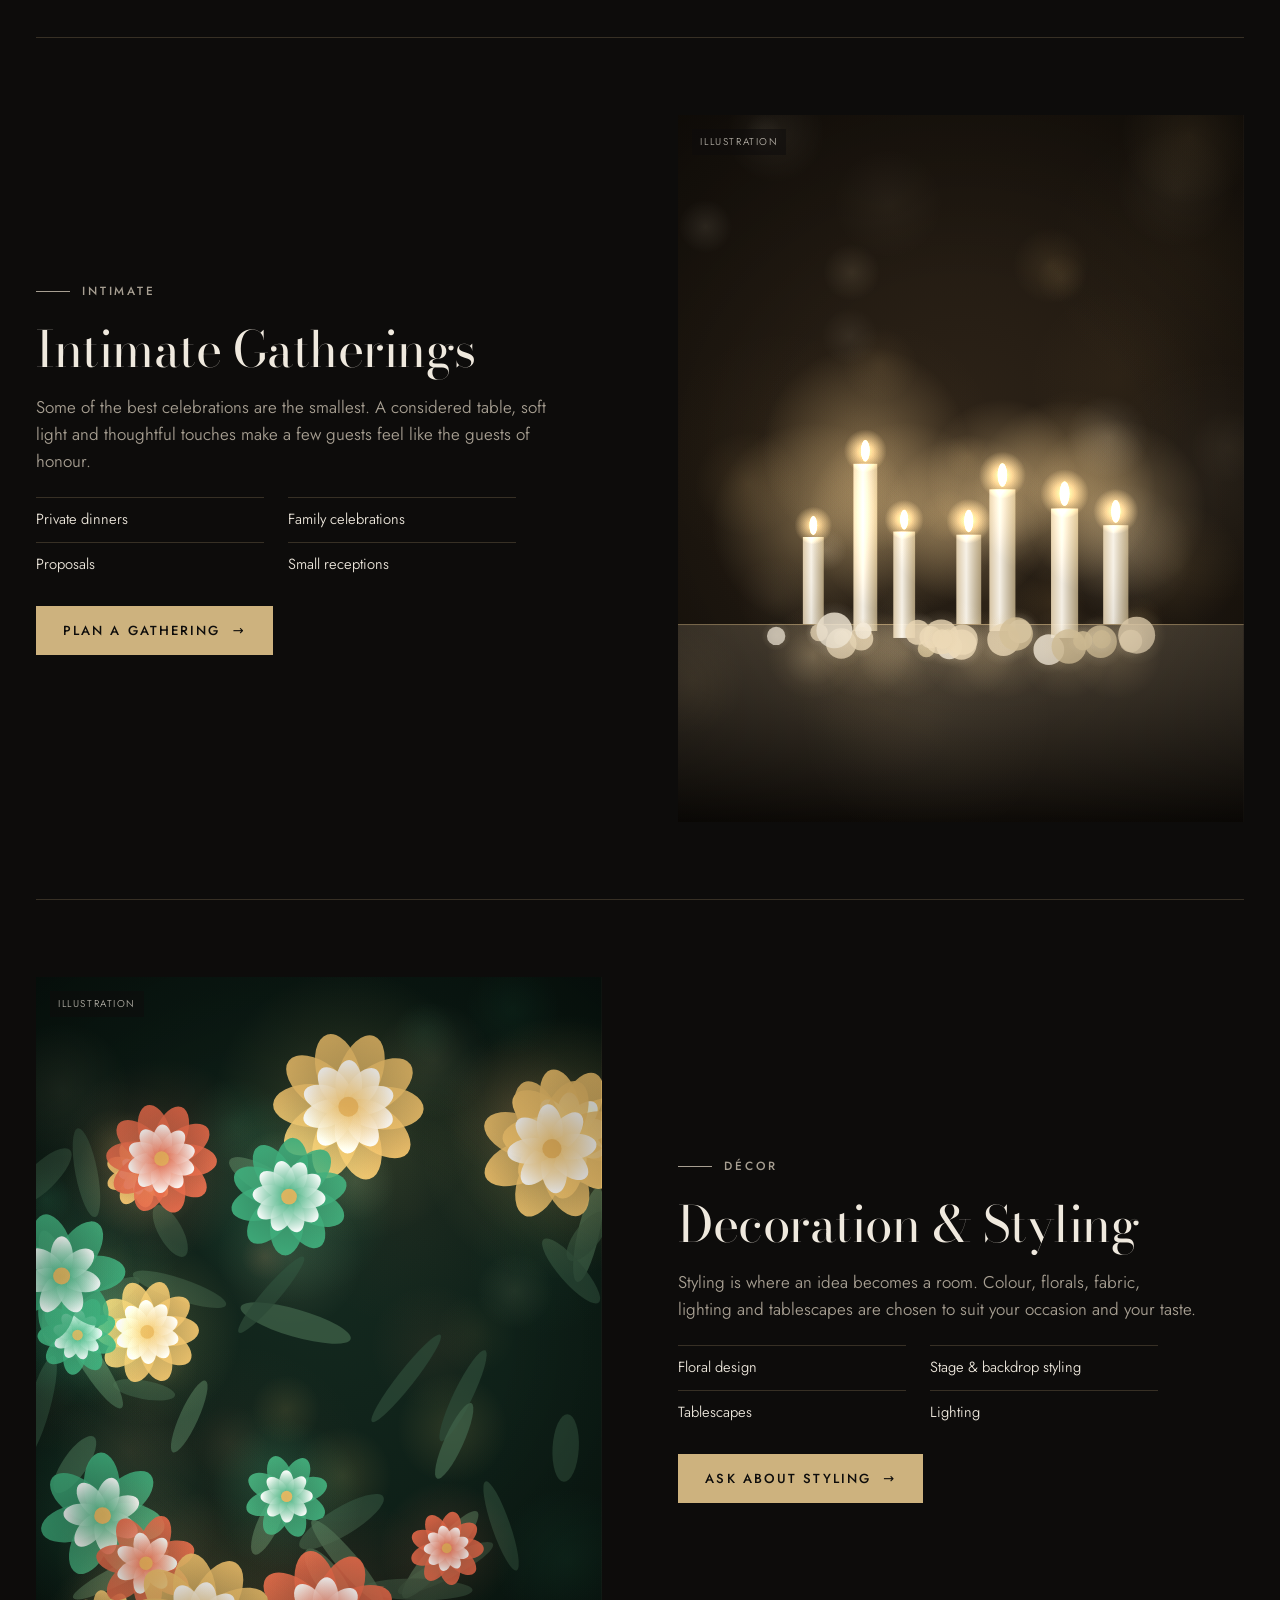
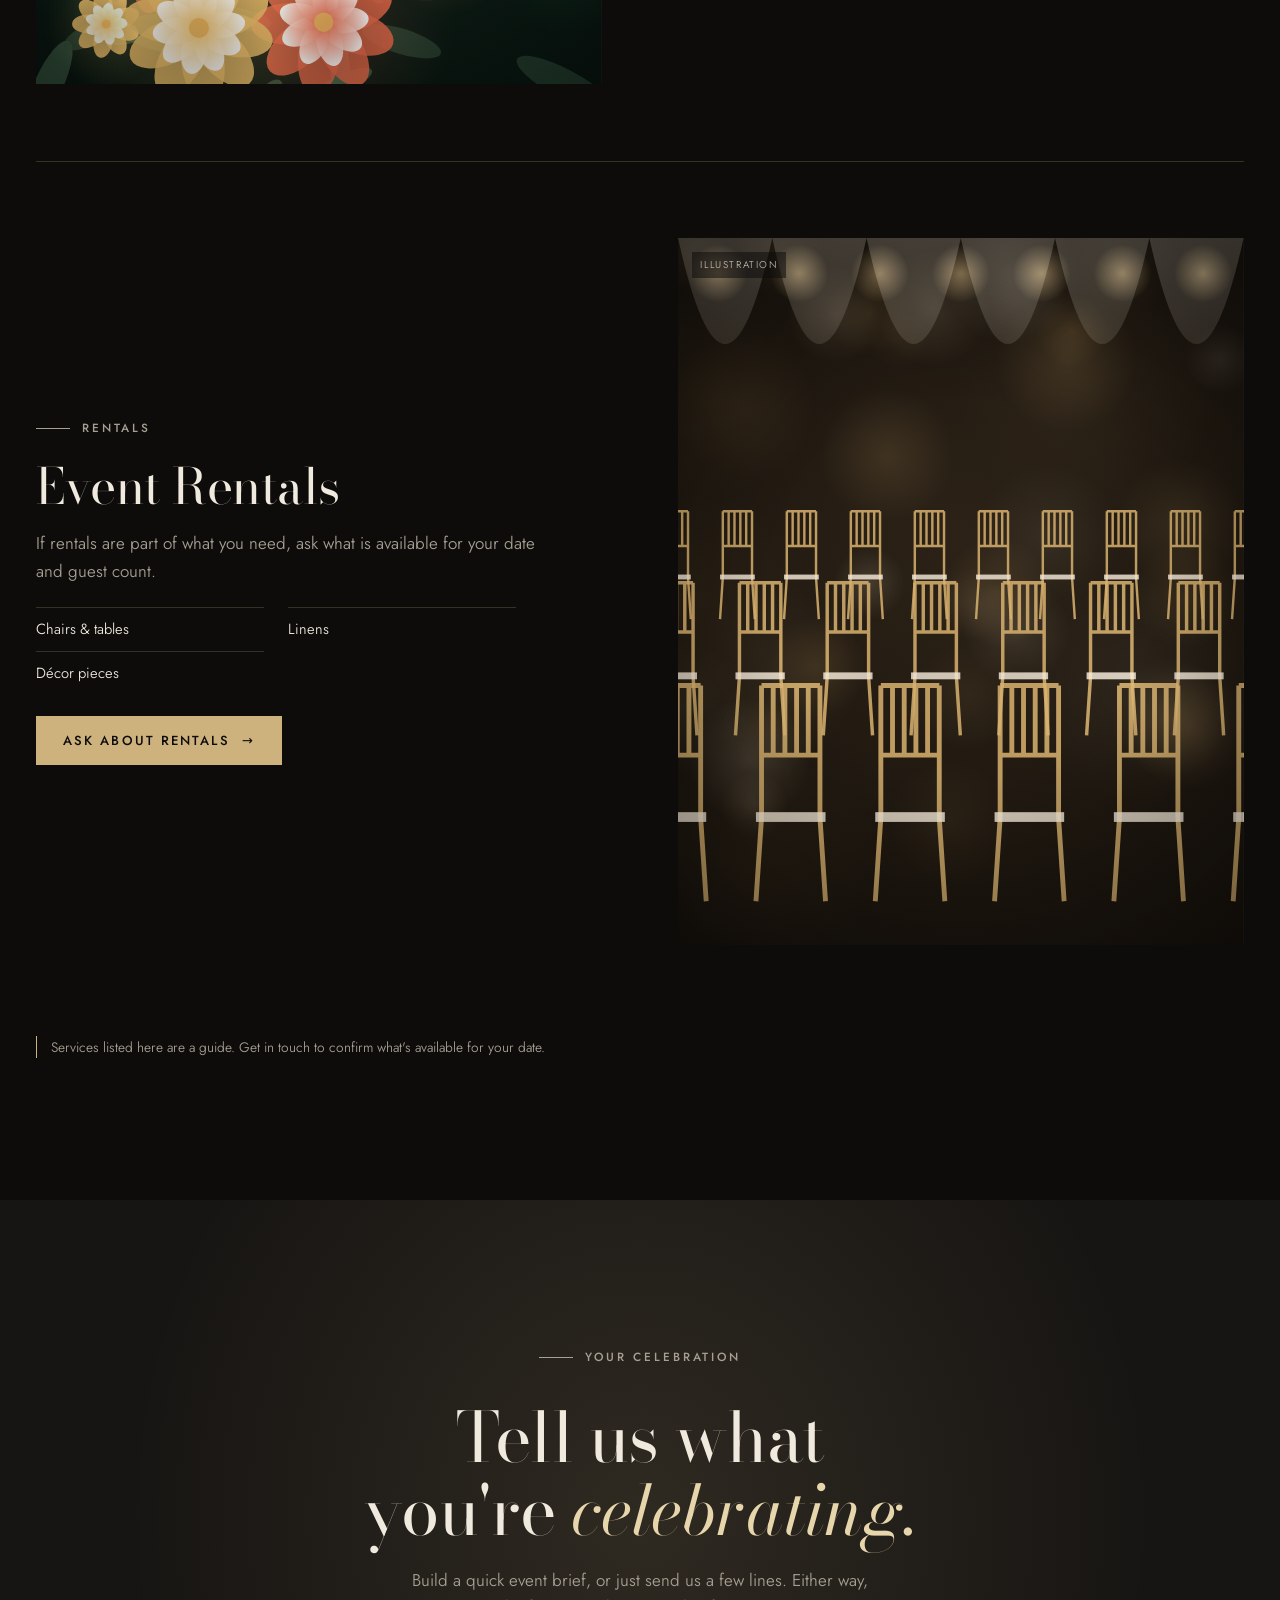
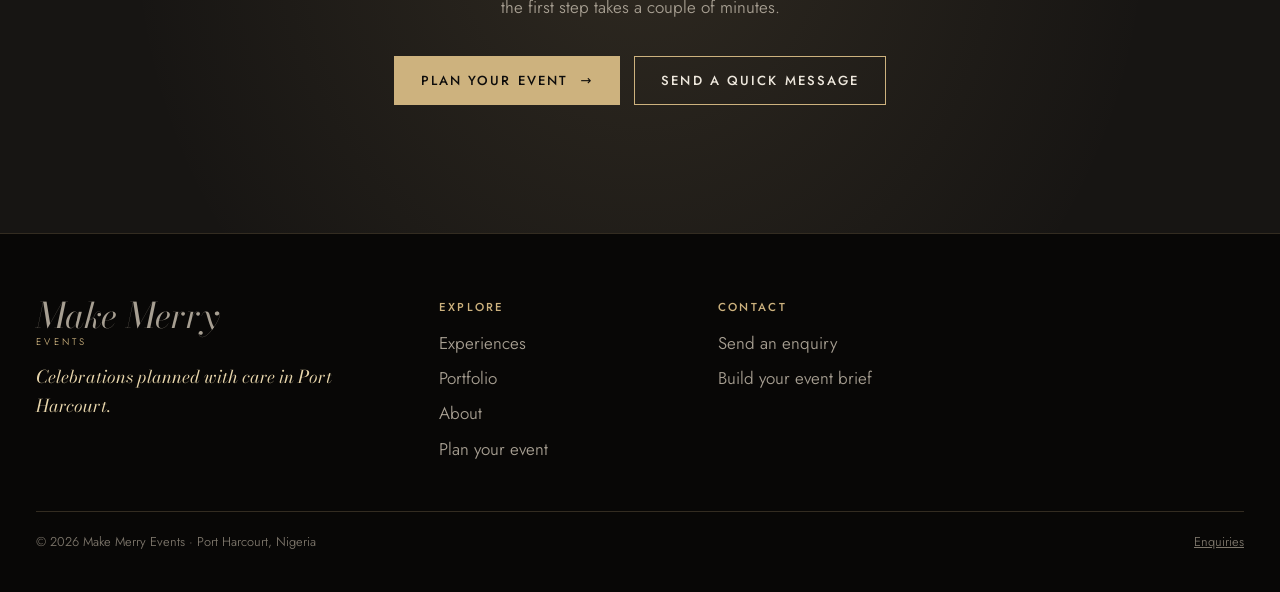
<file: experiences.html>
<!doctype html>
<html lang="en">
<head>
<meta charset="utf-8">
<meta name="viewport" content="width=device-width, initial-scale=1, viewport-fit=cover">
<title>Experiences · Make Merry Events</title>
<meta name="description" content="Weddings, traditional marriages, birthdays, corporate events, intimate gatherings and styling in Port Harcourt.">
<meta property="og:title" content="Experiences · Make Merry Events"><meta property="og:description" content="Weddings, traditional marriages, birthdays, corporate events, intimate gatherings and styling in Port Harcourt."><meta property="og:type" content="website">
<meta name="theme-color" content="#0d0c0b">
<link rel="preconnect" href="https://fonts.googleapis.com"><link rel="preconnect" href="https://fonts.gstatic.com" crossorigin><link rel="stylesheet" href="https://fonts.googleapis.com/css2?family=Bodoni+Moda:ital,opsz,wght@0,6..96,400..700;1,6..96,400..700&family=Jost:wght@300..600&display=swap">
<link rel="stylesheet" href="assets/site.css">
</head>
<body data-page="experiences">
<a class="skip" href="#main">Skip to content</a>
<header class="site-header">
  <div class="wrap nav">
    <a class="brand" href="index.html" aria-label="Make Merry Events home"><svg class="mark" viewBox="0 0 30 34" aria-hidden="true"><path d="M2 33V15a13 13 0 0 1 26 0v18" fill="none" stroke="#c8ad7f" stroke-width="1.2"/><path d="M8 33V16a7 7 0 0 1 14 0v17" fill="none" stroke="#c8ad7f" stroke-width="1.2" opacity=".6"/></svg><b>Make Merry</b><small>Events · <span data-biz="city">Port Harcourt</span></small></a>
    <nav aria-label="Main"><ul class="nav-links"><li><a href="index.html">Home</a></li><li><a href="experiences.html" aria-current="page">Experiences</a></li><li><a href="portfolio.html">Portfolio</a></li><li><a href="about.html">About</a></li><li><a href="contact.html">Contact</a></li></ul></nav>
    <a class="btn solid" href="plan.html">Plan Your Event</a>
    <button class="menu-btn" id="menuBtn" type="button" aria-label="Open menu" aria-expanded="false" aria-controls="drawer"><span></span><span></span><span></span></button>
  </div>
</header>
<div class="drawer" id="drawer" inert>
  <div class="top"><a class="brand" href="index.html"><svg class="mark" viewBox="0 0 30 34" aria-hidden="true"><path d="M2 33V15a13 13 0 0 1 26 0v18" fill="none" stroke="#c8ad7f" stroke-width="1.2"/><path d="M8 33V16a7 7 0 0 1 14 0v17" fill="none" stroke="#c8ad7f" stroke-width="1.2" opacity=".6"/></svg><b>Make Merry</b></a><button class="menu-btn" id="closeMenu" type="button" aria-label="Close menu" style="display:block">✕</button></div>
  <nav aria-label="Mobile"><a href="index.html">Home</a><a href="experiences.html" aria-current="page">Experiences</a><a href="portfolio.html">Portfolio</a><a href="about.html">About</a><a href="contact.html">Contact</a></nav>
  <a class="btn solid" href="plan.html">Plan Your Event <span class="arr">→</span></a>
  <p class="d-contact" id="drawerContact">Event planning · Port Harcourt</p>
</div>
<main id="main"><section class="page-hero"><div class="wrap">
  <p class="crumbs"><a href="index.html">Home</a> / Experiences</p>
  <h1 class="rise">Imagine It. <em>We'll Help You Bring It to Life.</em></h1>
  <svg class="flourish rise d1" viewBox="0 0 260 24" aria-hidden="true"><path d="M2 14 C 40 2, 70 24, 110 12 S 170 2, 200 12 S 240 20, 258 8"/></svg>
  <p class="lede rise d1">Choose the kind of celebration you have in mind. Each one opens the planner with your choice already made.</p>
</div></section>
<section class="band"><div class="wrap"><div id="xpList"></div>
<p class="proposed">Services listed here are a guide. Get in touch to confirm what's available for your date.</p></div></section>
<section class="band cta-band deep" aria-labelledby="ctaTitle">
  <div class="wrap">
    <p class="eyebrow">Your celebration</p>
    <h2 class="display" id="ctaTitle">Tell us what you're <em>celebrating.</em></h2>
    <p>Build a quick event brief, or just send us a few lines. Either way, the first step takes a couple of minutes.</p>
    <div class="ctas"><a class="btn solid" href="plan.html">Plan Your Event <span class="arr">→</span></a><a class="btn" href="contact.html">Send a quick message</a></div>
  </div>
</section></main>
<footer class="site-footer">
  <div class="wrap">
    <div class="foot">
      <div><a class="brand" href="index.html"><svg class="mark" viewBox="0 0 30 34" aria-hidden="true"><path d="M2 33V15a13 13 0 0 1 26 0v18" fill="none" stroke="#c8ad7f" stroke-width="1.2"/><path d="M8 33V16a7 7 0 0 1 14 0v17" fill="none" stroke="#c8ad7f" stroke-width="1.2" opacity=".6"/></svg><b>Make Merry</b><small>Events</small></a><p class="tagline">Celebrations planned with care in <span data-biz="city">Port Harcourt</span>.</p></div>
      <div><h4>Explore</h4><ul><li><a href="experiences.html">Experiences</a></li><li><a href="portfolio.html">Portfolio</a></li><li><a href="about.html">About</a></li><li><a href="plan.html">Plan your event</a></li></ul></div>
      <div><h4>Contact</h4><ul id="footContact"></ul></div>
      <div><h4>Follow</h4><ul id="footSocial"></ul></div>
    </div>
    <div class="legal"><span>© <span data-year></span> <span data-biz="name">Make Merry Events</span> · <span data-biz="city">Port Harcourt</span>, <span data-biz="country">Nigeria</span></span><a href="contact.html">Enquiries</a></div>
  </div>
</footer>
<a class="wa-float" id="waFloat" href="#" target="_blank" rel="noopener" hidden>WhatsApp us</a>
<script src="assets/config.js"></script>
<script src="assets/site.js"></script>
</body>
</html>
</file>
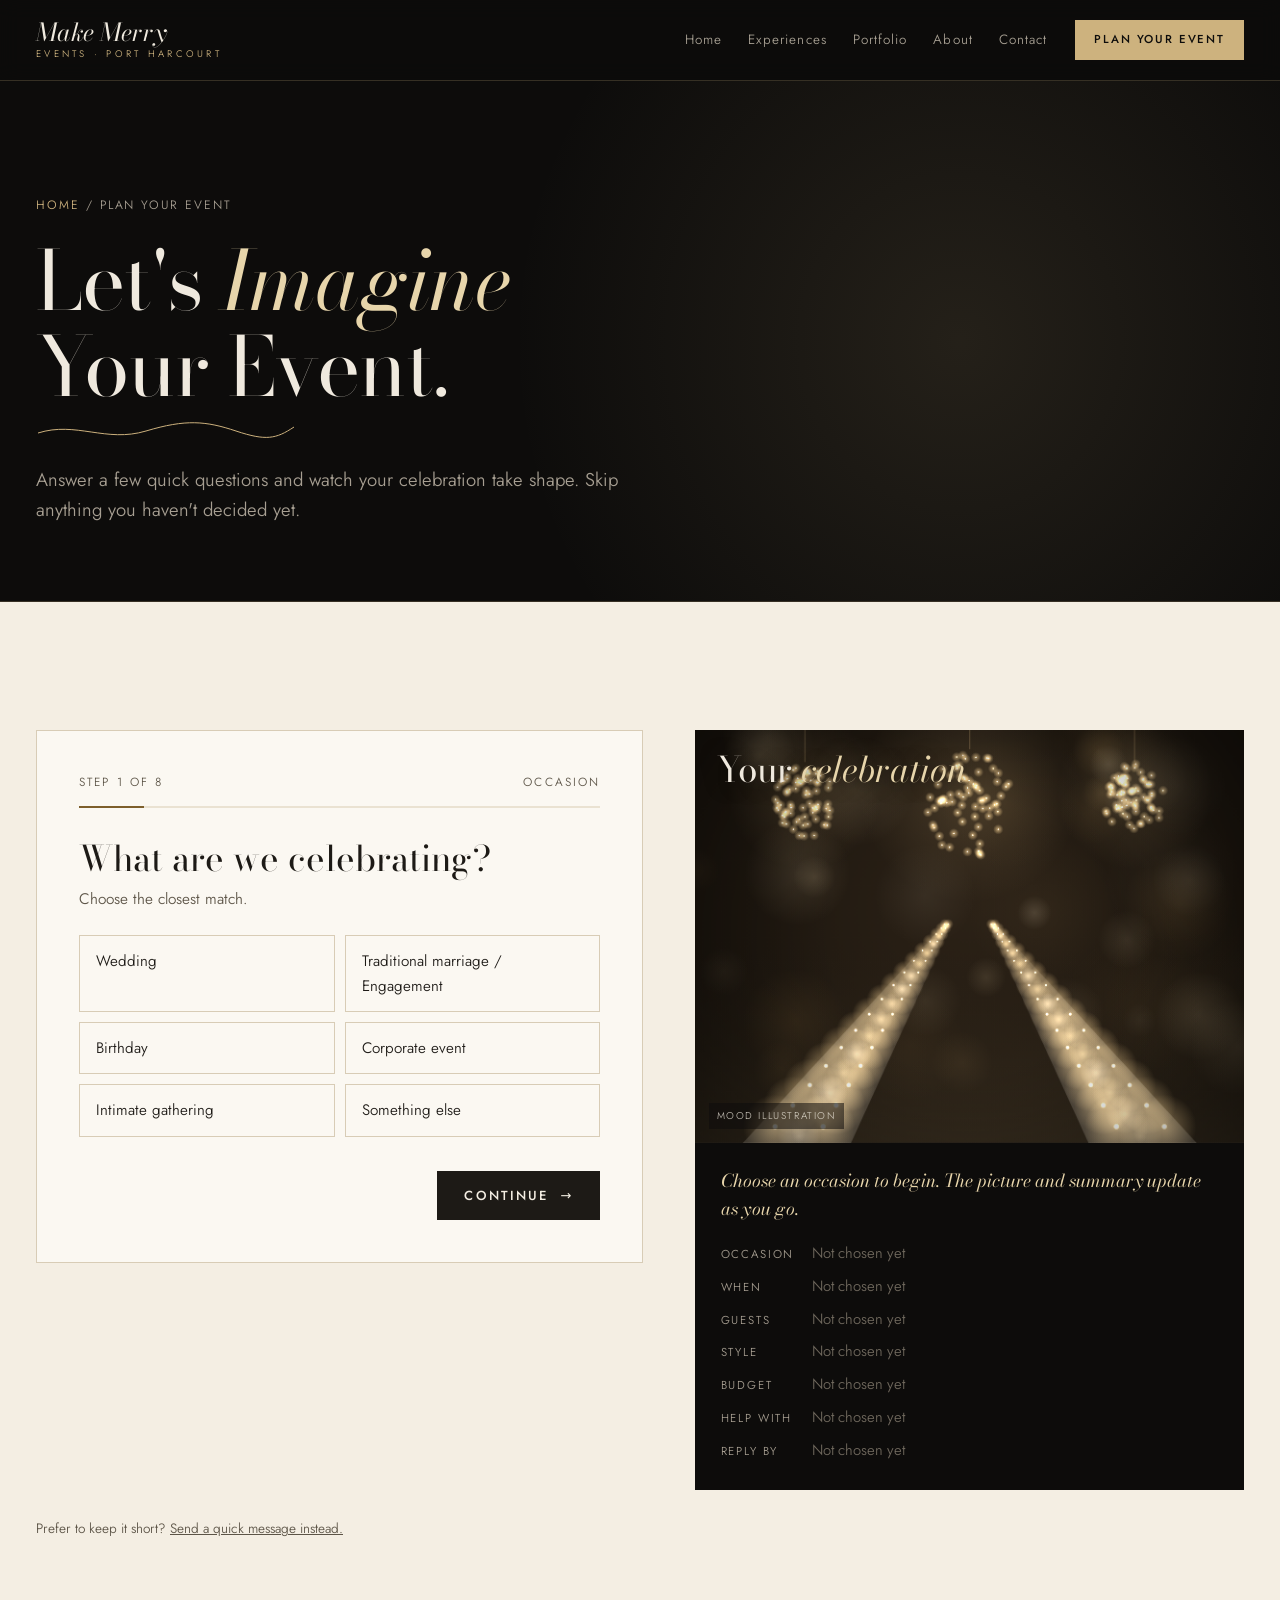
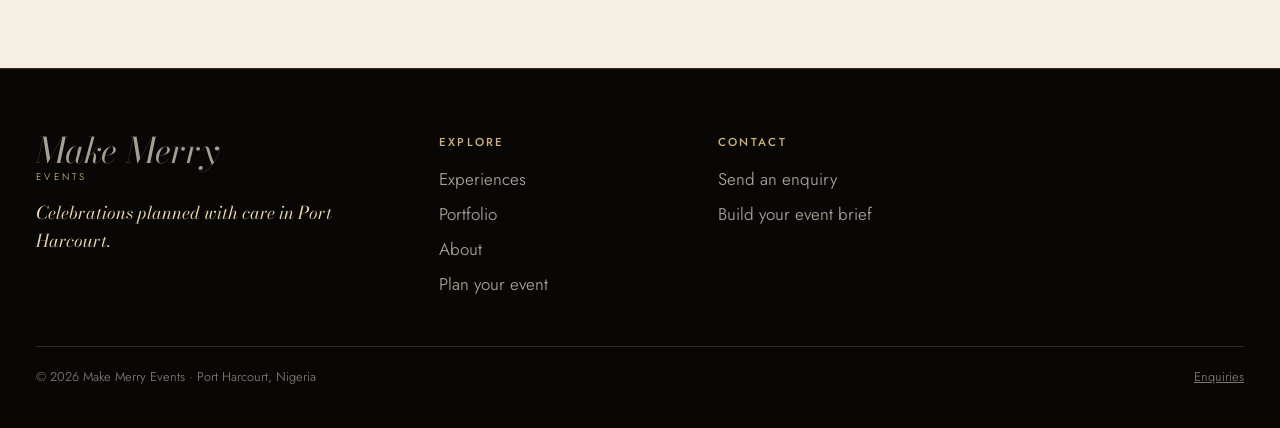
<file: plan.html>
<!doctype html>
<html lang="en">
<head>
<meta charset="utf-8">
<meta name="viewport" content="width=device-width, initial-scale=1, viewport-fit=cover">
<title>Plan Your Event · Make Merry Events</title>
<meta name="description" content="Build your event brief in a few quick steps and send it to Make Merry Events.">
<meta property="og:title" content="Plan Your Event · Make Merry Events"><meta property="og:description" content="Build your event brief in a few quick steps and send it to Make Merry Events."><meta property="og:type" content="website">
<meta name="theme-color" content="#0d0c0b">
<link rel="preconnect" href="https://fonts.googleapis.com"><link rel="preconnect" href="https://fonts.gstatic.com" crossorigin><link rel="stylesheet" href="https://fonts.googleapis.com/css2?family=Bodoni+Moda:ital,opsz,wght@0,6..96,400..700;1,6..96,400..700&family=Jost:wght@300..600&display=swap">
<link rel="stylesheet" href="assets/site.css">
</head>
<body data-page="plan">
<a class="skip" href="#main">Skip to content</a>
<header class="site-header">
  <div class="wrap nav">
    <a class="brand" href="index.html" aria-label="Make Merry Events home"><svg class="mark" viewBox="0 0 30 34" aria-hidden="true"><path d="M2 33V15a13 13 0 0 1 26 0v18" fill="none" stroke="#c8ad7f" stroke-width="1.2"/><path d="M8 33V16a7 7 0 0 1 14 0v17" fill="none" stroke="#c8ad7f" stroke-width="1.2" opacity=".6"/></svg><b>Make Merry</b><small>Events · <span data-biz="city">Port Harcourt</span></small></a>
    <nav aria-label="Main"><ul class="nav-links"><li><a href="index.html">Home</a></li><li><a href="experiences.html">Experiences</a></li><li><a href="portfolio.html">Portfolio</a></li><li><a href="about.html">About</a></li><li><a href="contact.html">Contact</a></li></ul></nav>
    <a class="btn solid" href="plan.html">Plan Your Event</a>
    <button class="menu-btn" id="menuBtn" type="button" aria-label="Open menu" aria-expanded="false" aria-controls="drawer"><span></span><span></span><span></span></button>
  </div>
</header>
<div class="drawer" id="drawer" inert>
  <div class="top"><a class="brand" href="index.html"><svg class="mark" viewBox="0 0 30 34" aria-hidden="true"><path d="M2 33V15a13 13 0 0 1 26 0v18" fill="none" stroke="#c8ad7f" stroke-width="1.2"/><path d="M8 33V16a7 7 0 0 1 14 0v17" fill="none" stroke="#c8ad7f" stroke-width="1.2" opacity=".6"/></svg><b>Make Merry</b></a><button class="menu-btn" id="closeMenu" type="button" aria-label="Close menu" style="display:block">✕</button></div>
  <nav aria-label="Mobile"><a href="index.html">Home</a><a href="experiences.html">Experiences</a><a href="portfolio.html">Portfolio</a><a href="about.html">About</a><a href="contact.html">Contact</a></nav>
  <a class="btn solid" href="plan.html">Plan Your Event <span class="arr">→</span></a>
  <p class="d-contact" id="drawerContact">Event planning · Port Harcourt</p>
</div>
<main id="main"><section class="page-hero"><div class="wrap">
  <p class="crumbs"><a href="index.html">Home</a> / Plan your event</p>
  <h1 class="rise">Let's <em>Imagine</em> Your Event.</h1>
  <svg class="flourish rise d1" viewBox="0 0 260 24" aria-hidden="true"><path d="M2 14 C 40 2, 70 24, 110 12 S 170 2, 200 12 S 240 20, 258 8"/></svg>
  <p class="lede rise d1">Answer a few quick questions and watch your celebration take shape. Skip anything you haven't decided yet.</p>
</div></section>
<section class="band linen" aria-label="Event planner"><div class="wrap">
  <div class="builder">
    <form class="consult" id="consult" novalidate aria-describedby="consultProgress">
      <div class="progress" id="consultProgress" aria-live="polite"><span id="stepLabel">Step 1 of 8</span><span id="stepName">Occasion</span></div>
      <div class="bar" aria-hidden="true"><i id="barFill" style="width:12.5%"></i></div>
      <div id="stepHost"></div>
      <div class="nav-steps"><button type="button" class="link" id="backBtn">← Back</button><button type="button" class="btn solid" id="nextBtn">Continue <span class="arr">→</span></button></div>
      <div id="builderOutcome" role="status" aria-live="polite"></div>
    </form>
    <aside class="preview" aria-label="Your event preview">
      <div class="frame"><canvas id="pvScene" aria-hidden="true"></canvas><div class="scene-title" id="pvTitle">Your <em>celebration</em></div><span class="tag" data-concept>Mood illustration</span></div>
      <div class="pv-body"><p class="pv-mood" id="pvMood"></p><dl class="pv-list" id="pvList"></dl></div>
    </aside>
  </div>
  <p class="privacy" style="margin-top:28px">Prefer to keep it short? <a href="contact.html">Send a quick message instead.</a></p>
</div></section>
</main>
<footer class="site-footer">
  <div class="wrap">
    <div class="foot">
      <div><a class="brand" href="index.html"><svg class="mark" viewBox="0 0 30 34" aria-hidden="true"><path d="M2 33V15a13 13 0 0 1 26 0v18" fill="none" stroke="#c8ad7f" stroke-width="1.2"/><path d="M8 33V16a7 7 0 0 1 14 0v17" fill="none" stroke="#c8ad7f" stroke-width="1.2" opacity=".6"/></svg><b>Make Merry</b><small>Events</small></a><p class="tagline">Celebrations planned with care in <span data-biz="city">Port Harcourt</span>.</p></div>
      <div><h4>Explore</h4><ul><li><a href="experiences.html">Experiences</a></li><li><a href="portfolio.html">Portfolio</a></li><li><a href="about.html">About</a></li><li><a href="plan.html">Plan your event</a></li></ul></div>
      <div><h4>Contact</h4><ul id="footContact"></ul></div>
      <div><h4>Follow</h4><ul id="footSocial"></ul></div>
    </div>
    <div class="legal"><span>© <span data-year></span> <span data-biz="name">Make Merry Events</span> · <span data-biz="city">Port Harcourt</span>, <span data-biz="country">Nigeria</span></span><a href="contact.html">Enquiries</a></div>
  </div>
</footer>
<a class="wa-float" id="waFloat" href="#" target="_blank" rel="noopener" hidden>WhatsApp us</a>
<script src="assets/config.js"></script>
<script src="assets/site.js"></script>
</body>
</html>
</file>
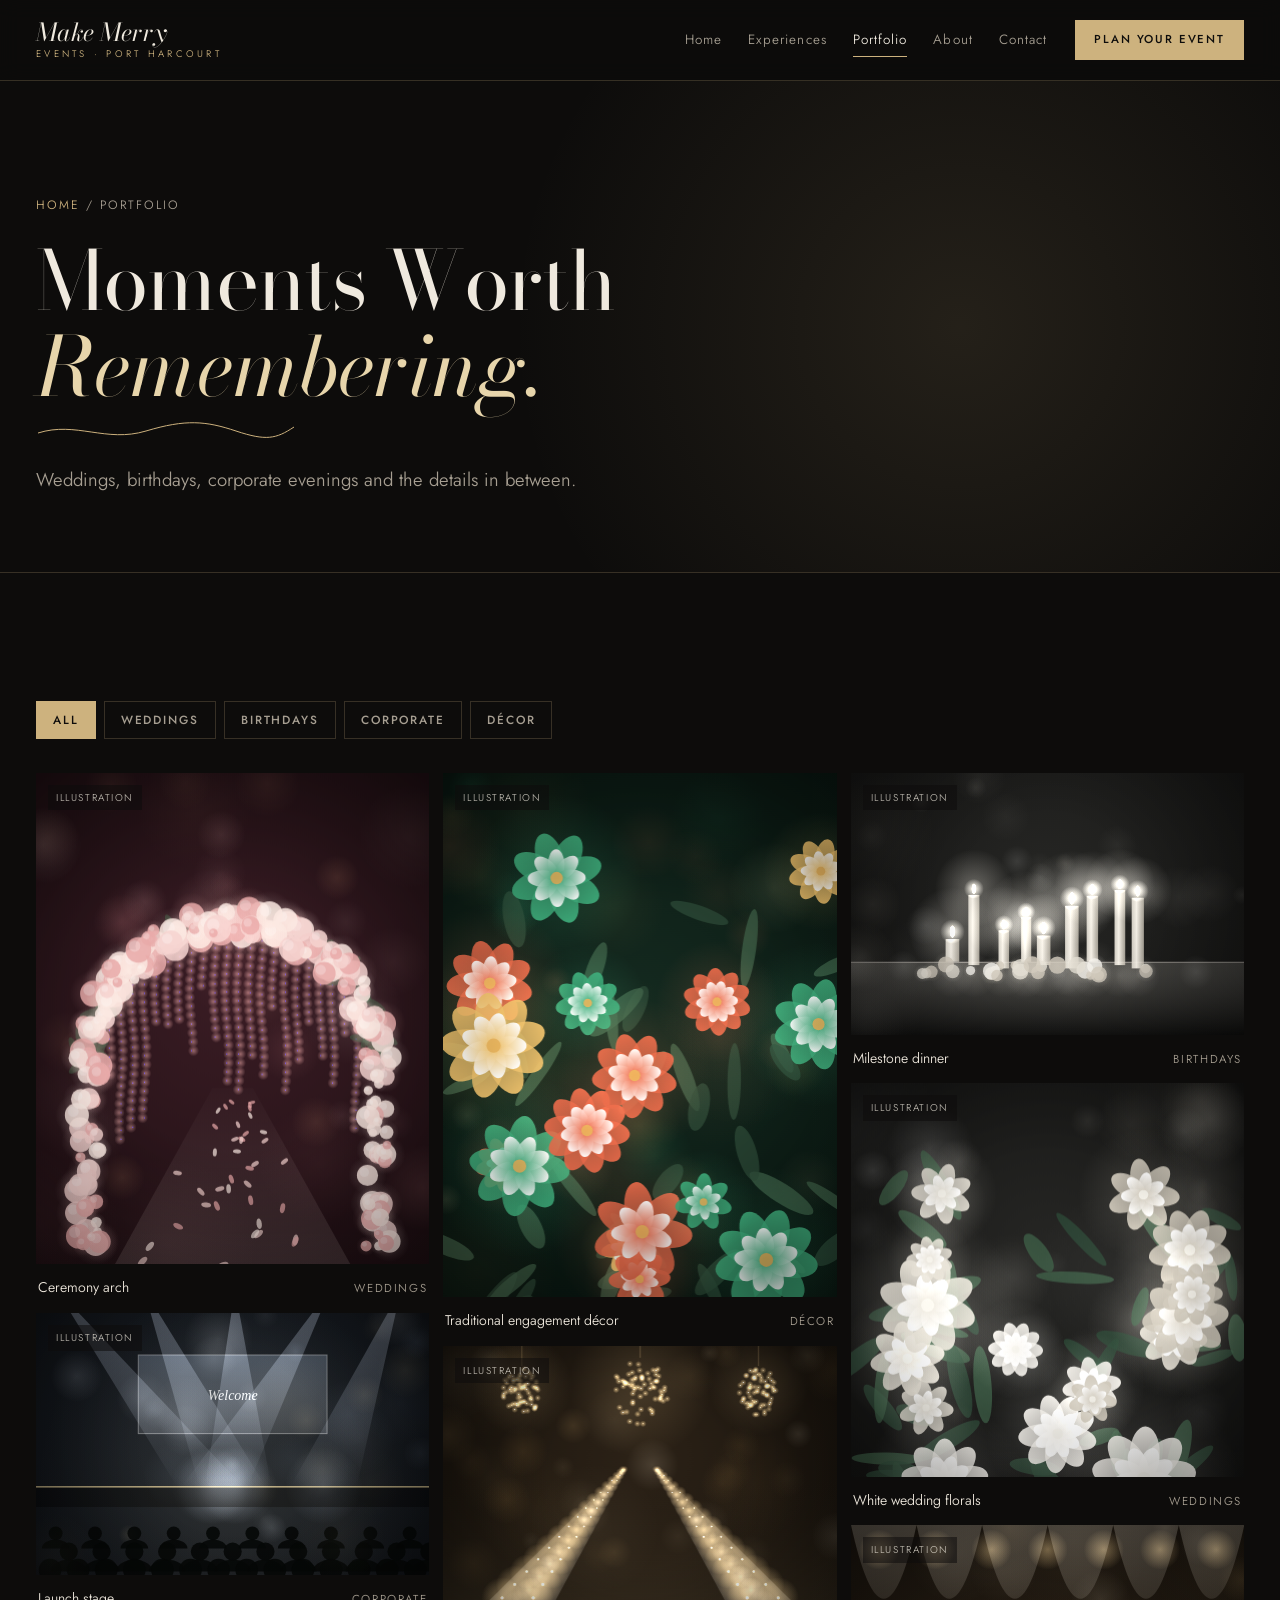
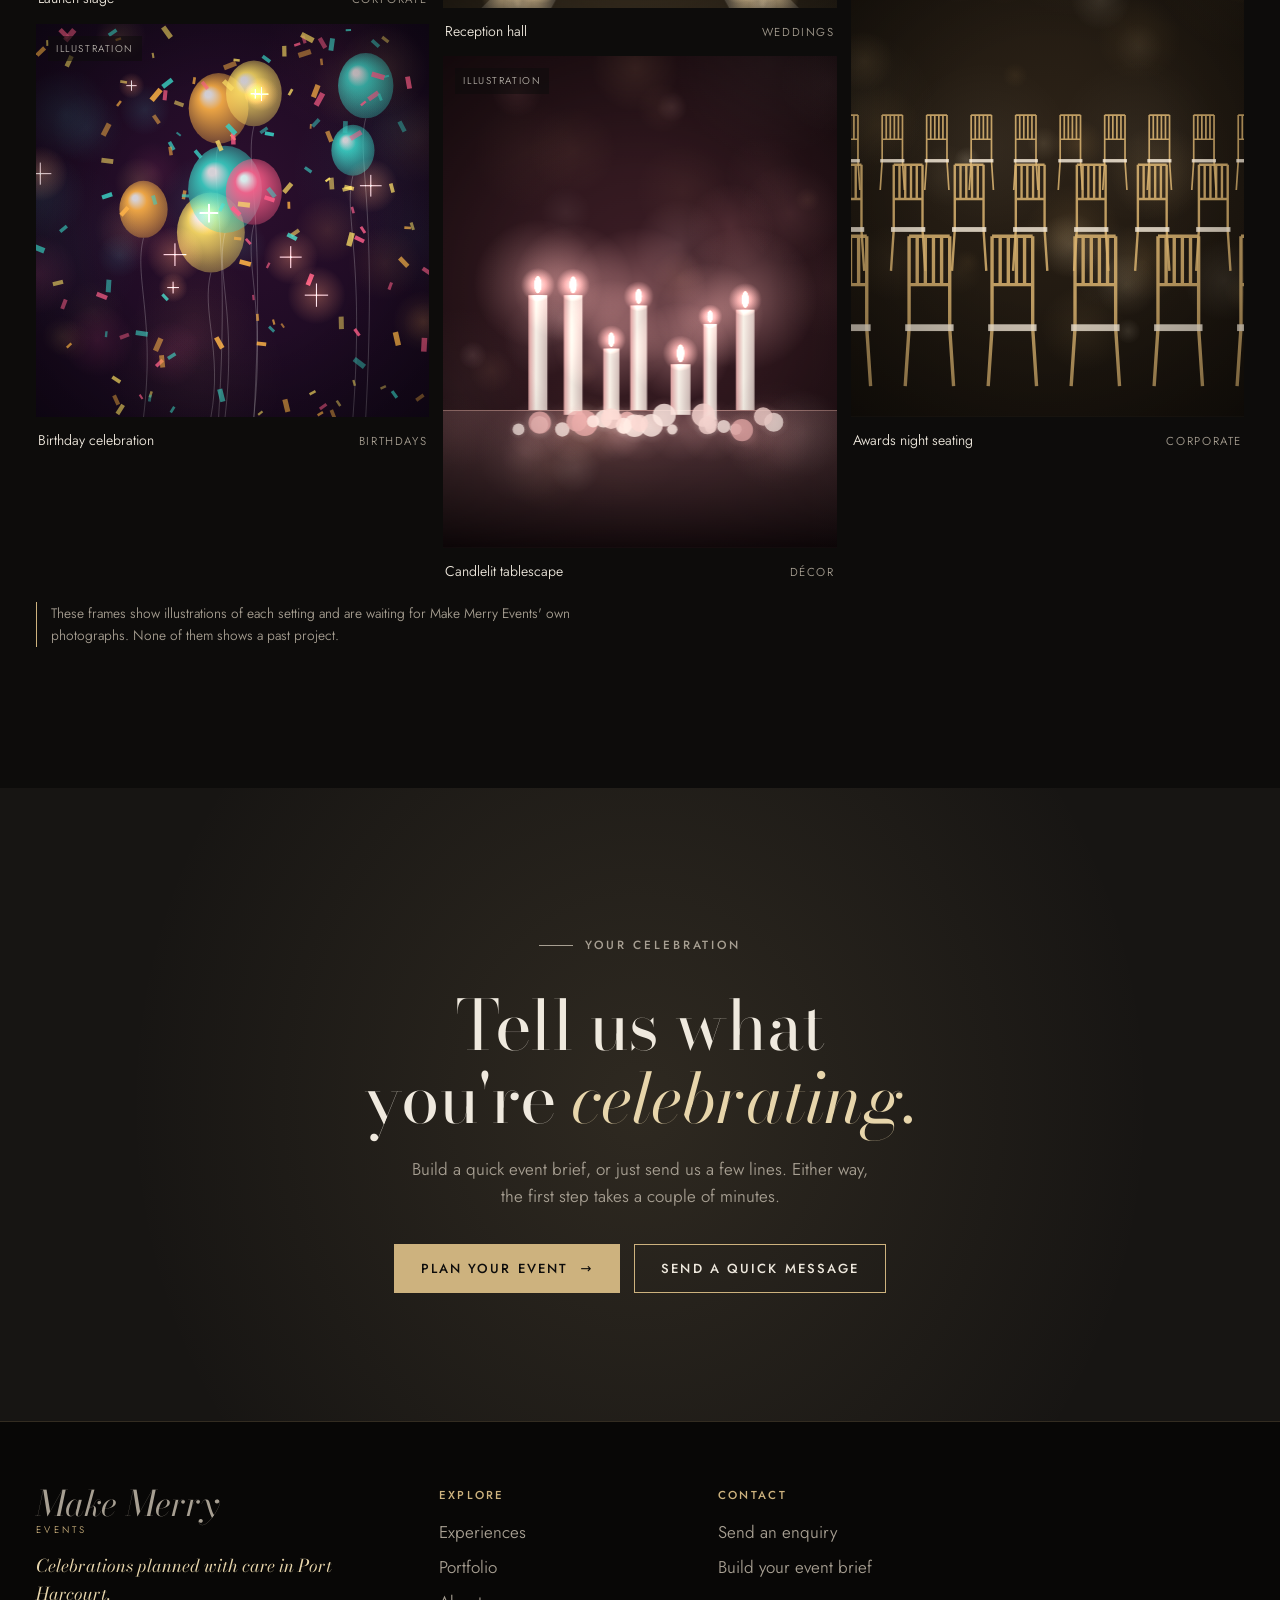
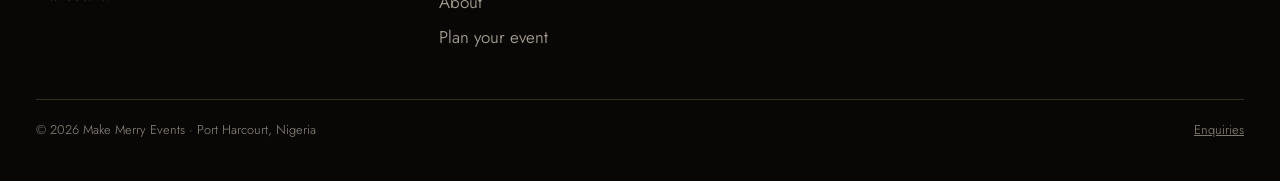
<file: portfolio.html>
<!doctype html>
<html lang="en">
<head>
<meta charset="utf-8">
<meta name="viewport" content="width=device-width, initial-scale=1, viewport-fit=cover">
<title>Portfolio · Make Merry Events</title>
<meta name="description" content="A gallery of celebrations styled and planned by Make Merry Events.">
<meta property="og:title" content="Portfolio · Make Merry Events"><meta property="og:description" content="A gallery of celebrations styled and planned by Make Merry Events."><meta property="og:type" content="website">
<meta name="theme-color" content="#0d0c0b">
<link rel="preconnect" href="https://fonts.googleapis.com"><link rel="preconnect" href="https://fonts.gstatic.com" crossorigin><link rel="stylesheet" href="https://fonts.googleapis.com/css2?family=Bodoni+Moda:ital,opsz,wght@0,6..96,400..700;1,6..96,400..700&family=Jost:wght@300..600&display=swap">
<link rel="stylesheet" href="assets/site.css">
</head>
<body data-page="portfolio">
<a class="skip" href="#main">Skip to content</a>
<header class="site-header">
  <div class="wrap nav">
    <a class="brand" href="index.html" aria-label="Make Merry Events home"><svg class="mark" viewBox="0 0 30 34" aria-hidden="true"><path d="M2 33V15a13 13 0 0 1 26 0v18" fill="none" stroke="#c8ad7f" stroke-width="1.2"/><path d="M8 33V16a7 7 0 0 1 14 0v17" fill="none" stroke="#c8ad7f" stroke-width="1.2" opacity=".6"/></svg><b>Make Merry</b><small>Events · <span data-biz="city">Port Harcourt</span></small></a>
    <nav aria-label="Main"><ul class="nav-links"><li><a href="index.html">Home</a></li><li><a href="experiences.html">Experiences</a></li><li><a href="portfolio.html" aria-current="page">Portfolio</a></li><li><a href="about.html">About</a></li><li><a href="contact.html">Contact</a></li></ul></nav>
    <a class="btn solid" href="plan.html">Plan Your Event</a>
    <button class="menu-btn" id="menuBtn" type="button" aria-label="Open menu" aria-expanded="false" aria-controls="drawer"><span></span><span></span><span></span></button>
  </div>
</header>
<div class="drawer" id="drawer" inert>
  <div class="top"><a class="brand" href="index.html"><svg class="mark" viewBox="0 0 30 34" aria-hidden="true"><path d="M2 33V15a13 13 0 0 1 26 0v18" fill="none" stroke="#c8ad7f" stroke-width="1.2"/><path d="M8 33V16a7 7 0 0 1 14 0v17" fill="none" stroke="#c8ad7f" stroke-width="1.2" opacity=".6"/></svg><b>Make Merry</b></a><button class="menu-btn" id="closeMenu" type="button" aria-label="Close menu" style="display:block">✕</button></div>
  <nav aria-label="Mobile"><a href="index.html">Home</a><a href="experiences.html">Experiences</a><a href="portfolio.html" aria-current="page">Portfolio</a><a href="about.html">About</a><a href="contact.html">Contact</a></nav>
  <a class="btn solid" href="plan.html">Plan Your Event <span class="arr">→</span></a>
  <p class="d-contact" id="drawerContact">Event planning · Port Harcourt</p>
</div>
<main id="main"><section class="page-hero"><div class="wrap">
  <p class="crumbs"><a href="index.html">Home</a> / Portfolio</p>
  <h1 class="rise">Moments Worth <em>Remembering.</em></h1>
  <svg class="flourish rise d1" viewBox="0 0 260 24" aria-hidden="true"><path d="M2 14 C 40 2, 70 24, 110 12 S 170 2, 200 12 S 240 20, 258 8"/></svg>
  <p class="lede rise d1">Weddings, birthdays, corporate evenings and the details in between.</p>
</div></section>
<section class="band"><div class="wrap">
  <div class="filters" role="group" aria-label="Filter gallery" id="filters"></div>
  <div class="masonry" id="masonry"></div>
  <p class="proposed" id="pfNote" style="margin-top:20px">These frames show illustrations of each setting and are waiting for Make Merry Events' own photographs. None of them shows a past project.</p>
</div></section>
<dialog class="lb" id="lightbox" aria-labelledby="lbTitle">
  <div class="lb-inner">
    <div class="frame"><canvas id="lbScene" aria-hidden="true"></canvas><img id="lbImg" alt="" hidden></div>
    <div class="lb-bar"><div><h3 id="lbTitle"></h3><p id="lbSub"></p></div>
      <div class="lb-ctrl"><button type="button" id="lbPrev" aria-label="Previous">←</button><button type="button" id="lbNext" aria-label="Next">→</button><button type="button" id="lbClose" aria-label="Close">✕</button></div></div>
  </div>
</dialog>
<section class="band cta-band deep" aria-labelledby="ctaTitle">
  <div class="wrap">
    <p class="eyebrow">Your celebration</p>
    <h2 class="display" id="ctaTitle">Tell us what you're <em>celebrating.</em></h2>
    <p>Build a quick event brief, or just send us a few lines. Either way, the first step takes a couple of minutes.</p>
    <div class="ctas"><a class="btn solid" href="plan.html">Plan Your Event <span class="arr">→</span></a><a class="btn" href="contact.html">Send a quick message</a></div>
  </div>
</section></main>
<footer class="site-footer">
  <div class="wrap">
    <div class="foot">
      <div><a class="brand" href="index.html"><svg class="mark" viewBox="0 0 30 34" aria-hidden="true"><path d="M2 33V15a13 13 0 0 1 26 0v18" fill="none" stroke="#c8ad7f" stroke-width="1.2"/><path d="M8 33V16a7 7 0 0 1 14 0v17" fill="none" stroke="#c8ad7f" stroke-width="1.2" opacity=".6"/></svg><b>Make Merry</b><small>Events</small></a><p class="tagline">Celebrations planned with care in <span data-biz="city">Port Harcourt</span>.</p></div>
      <div><h4>Explore</h4><ul><li><a href="experiences.html">Experiences</a></li><li><a href="portfolio.html">Portfolio</a></li><li><a href="about.html">About</a></li><li><a href="plan.html">Plan your event</a></li></ul></div>
      <div><h4>Contact</h4><ul id="footContact"></ul></div>
      <div><h4>Follow</h4><ul id="footSocial"></ul></div>
    </div>
    <div class="legal"><span>© <span data-year></span> <span data-biz="name">Make Merry Events</span> · <span data-biz="city">Port Harcourt</span>, <span data-biz="country">Nigeria</span></span><a href="contact.html">Enquiries</a></div>
  </div>
</footer>
<a class="wa-float" id="waFloat" href="#" target="_blank" rel="noopener" hidden>WhatsApp us</a>
<script src="assets/config.js"></script>
<script src="assets/site.js"></script>
</body>
</html>
</file>
<file: assets/site.css>
/* Make Merry Events — shared styles (original demo aesthetic)
   Layout: cinematic black bands alternating with ivory "paper" bands; editorial left-aligned type;
   champagne-gold hairlines and square-edged controls. Deliberately single dark-first look. */
:root{
  --ink:#0d0c0b; --ink2:#171513; --ink3:#211e1b;
  --gold:#cdb27e; --gold-soft:#e7d5ab; --gold-deep:#7d5f2c;
  --linen:#f4eee3; --linen2:#eae2d2; --paper:#fbf8f2; --line-l:#d8ccb6;
  --on-dark:#efe9de; --muted-d:#a79f92; --line-d:rgba(205,178,126,.22);
  --on-light:#1d1a16; --muted-l:#5c5447;
  --err-l:#a3391f; --ok:#4f8a68;
  --f-display:"Bodoni Moda","Didot","Bodoni 72",Georgia,serif;
  --f-body:"Jost","Futura","Avenir Next","Segoe UI",system-ui,sans-serif;
  --gl:max(16px,env(safe-area-inset-left,0px)); --gr:max(16px,env(safe-area-inset-right,0px));
  --ease:cubic-bezier(.2,.7,.1,1);
  color-scheme:dark;
}
*,*::before,*::after{box-sizing:border-box}
html{scroll-behavior:smooth;scroll-padding-top:90px}
body{margin:0;background:var(--ink);color:var(--on-dark);font-family:var(--f-body);font-size:17px;line-height:1.6;font-weight:350;-webkit-font-smoothing:antialiased;overflow-x:hidden}
body::before{content:"";position:fixed;inset:0 0 auto;height:env(safe-area-inset-top,0px);z-index:60;background:var(--ink)}
img{max-width:100%}
a{color:inherit}
:focus-visible{outline:2px solid var(--gold);outline-offset:3px;border-radius:2px}
.wrap{max-width:1240px;margin:0 auto;padding-left:var(--gl);padding-right:var(--gr)}
.band{padding-block:clamp(72px,10vw,132px)}
.linen{background:var(--linen);color:var(--on-light);color-scheme:light}
.deep{background:var(--ink2)}
.skip{position:absolute;left:-999px;top:8px;background:var(--gold);color:var(--ink);padding:10px 14px;z-index:99}
.skip:focus{left:16px}
.sr{position:absolute;width:1px;height:1px;overflow:hidden;clip:rect(0 0 0 0);white-space:nowrap}

/* type */
h1,h2,h3,.display{font-family:var(--f-display);font-weight:400;line-height:1.06;margin:0;text-wrap:balance;letter-spacing:-.01em}
h1{font-size:clamp(2.6rem,6.4vw,5.4rem)}
h2{font-size:clamp(2.1rem,5.2vw,3.9rem)}
h3{font-size:clamp(1.35rem,2.4vw,1.75rem)}
h1 em,h2 em,.display em{font-style:italic;color:var(--gold-soft)}
.linen h1 em,.linen h2 em,.linen .display em{color:var(--gold-deep)}
.eyebrow{display:flex;align-items:center;gap:12px;font-size:.74rem;letter-spacing:.24em;text-transform:uppercase;font-weight:500;color:var(--gold);margin:0 0 22px}
.linen .eyebrow{color:var(--gold-deep)}
.eyebrow::before{content:"";width:34px;height:1px;background:currentColor}
.lede{font-size:clamp(1.02rem,1.5vw,1.16rem);max-width:58ch;color:var(--muted-d);margin:22px 0 0}
.linen .lede{color:var(--muted-l)}
.sec-head{display:grid;grid-template-columns:minmax(0,1.2fr) minmax(0,.8fr);gap:32px;align-items:end;margin-bottom:clamp(40px,6vw,72px)}
.sec-head .lede{margin:0}
@media(max-width:860px){.sec-head{grid-template-columns:1fr;gap:18px}}
.flourish{display:block;width:min(260px,60%);height:24px;margin-top:8px}
.flourish path{stroke:var(--gold);stroke-width:1;fill:none;stroke-dasharray:420;stroke-dashoffset:420;animation:draw 2.4s .9s var(--ease) forwards}
@keyframes draw{to{stroke-dashoffset:0}}

/* buttons */
.btn{display:inline-flex;align-items:center;justify-content:center;gap:12px;font:500 .82rem/1 var(--f-body);letter-spacing:.16em;text-transform:uppercase;text-decoration:none;padding:17px 26px;border:1px solid var(--gold);cursor:pointer;background:transparent;color:var(--on-dark);border-radius:0;transition:background .35s var(--ease),color .35s var(--ease)}
.btn.solid{background:var(--gold);color:var(--ink)}
.btn.solid:hover{background:var(--gold-soft);border-color:var(--gold-soft)}
.btn:not(.solid):hover{background:rgba(205,178,126,.12)}
.btn .arr{transition:transform .35s var(--ease)}
.btn:hover .arr{transform:translateX(4px)}
.linen .btn{color:var(--on-light);border-color:var(--on-light)}
.linen .btn.solid{background:var(--on-light);color:var(--linen)}
.linen .btn.solid:hover{background:#3a332b}
.btn[disabled]{opacity:.45;cursor:not-allowed}
.link{background:none;border:0;color:inherit;font:inherit;text-decoration:underline;text-underline-offset:4px;cursor:pointer;padding:0}
.more{display:inline-flex;gap:10px;align-items:center;font:500 .76rem/1 var(--f-body);letter-spacing:.16em;text-transform:uppercase;text-decoration:none;color:var(--gold-soft);padding-bottom:6px;border-bottom:1px solid var(--gold)}
.linen .more{color:var(--gold-deep);border-color:var(--gold-deep)}
.ctas{display:flex;flex-wrap:wrap;gap:14px}

/* nav */
.site-header{position:sticky;top:env(safe-area-inset-top,0px);z-index:50;background:rgba(13,12,11,.92);backdrop-filter:blur(10px);-webkit-backdrop-filter:blur(10px);border-bottom:1px solid var(--line-d);transition:background .4s var(--ease),border-color .4s}
body[data-page=home] .site-header:not(.scrolled){background:transparent;border-bottom-color:transparent;backdrop-filter:none;-webkit-backdrop-filter:none}
.nav{display:flex;align-items:center;gap:28px;height:80px}
.brand{display:flex;flex-direction:column;text-decoration:none;line-height:1;margin-right:auto}
.brand .mark{display:none}
.brand b{font-family:var(--f-display);font-weight:400;font-style:italic;font-size:1.55rem}
.brand small{font-size:.6rem;letter-spacing:.34em;text-transform:uppercase;color:var(--gold);margin-top:5px}
.nav-links{display:flex;gap:26px;list-style:none;margin:0;padding:0}
.nav-links a{display:block;text-decoration:none;font-size:.84rem;letter-spacing:.08em;color:var(--muted-d);position:relative;padding:6px 0;transition:color .3s}
.nav-links a::after{content:"";position:absolute;left:0;right:100%;bottom:0;height:1px;background:var(--gold);transition:right .4s var(--ease)}
.nav-links a:hover,.nav-links a[aria-current=page]{color:var(--on-dark)}
.nav-links a:hover::after,.nav-links a[aria-current=page]::after{right:0}
.nav .btn{padding:13px 18px;font-size:.72rem}
.menu-btn{display:none;width:46px;height:46px;border:1px solid var(--line-d);background:none;color:var(--on-dark);cursor:pointer}
.menu-btn span{display:block;width:18px;height:1px;background:currentColor;margin:5px auto}
@media(max-width:1000px){.nav-links,.nav .btn{display:none}.menu-btn{display:block}}
.drawer{position:fixed;inset:0;z-index:70;background:var(--ink);display:flex;flex-direction:column;padding:calc(env(safe-area-inset-top,0px) + 16px) var(--gr) calc(env(safe-area-inset-bottom,0px) + 28px) var(--gl);transform:translateY(-100%);visibility:hidden;transition:transform .6s var(--ease),visibility 0s .6s}
.drawer.open{transform:none;visibility:visible;transition:transform .6s var(--ease)}
.drawer .top{display:flex;justify-content:space-between;align-items:center;height:64px}
.drawer nav{margin-top:auto;display:flex;flex-direction:column;gap:4px}
.drawer nav a{font-family:var(--f-display);font-size:clamp(2.2rem,9vw,3.2rem);text-decoration:none;line-height:1.15}
.drawer nav a:nth-child(even){font-style:italic;color:var(--gold-soft)}
.drawer nav a[aria-current=page]{text-decoration:underline;text-decoration-thickness:1px;text-underline-offset:8px;text-decoration-color:var(--gold)}
.drawer .btn{margin-top:36px;align-self:flex-start}
.drawer .d-contact{margin-top:20px;color:var(--muted-d);font-size:.9rem}

/* frames + generated art */
.frame{position:relative;overflow:hidden;background:var(--ink3);max-width:100%}
.frame canvas,.frame img{position:absolute;inset:0;width:100%;height:100%;display:block;object-fit:cover;transition:transform 1.2s var(--ease)}
.tag{position:absolute;z-index:2;font-size:.62rem;letter-spacing:.16em;text-transform:uppercase;color:rgba(239,233,222,.75);background:rgba(13,12,11,.55);padding:5px 8px}

/* home hero: full-bleed cinematic */
.hero{position:relative;min-height:min(92svh,880px);display:flex;align-items:flex-end;overflow:hidden;margin-top:-80px;isolation:isolate}
.hero .scene,.hero .fx{position:absolute;left:0;top:-6%;width:100%;height:112%;z-index:-2;display:block}
.hero .fx{z-index:-1;pointer-events:none}
.hero .scene{animation:heroIn 2.6s var(--ease) both}
@keyframes heroIn{from{transform:scale(1.08);filter:brightness(.4)}to{transform:none;filter:none}}
.hero::after{content:"";position:absolute;inset:0;z-index:-1;background:linear-gradient(180deg,rgba(13,12,11,.6) 0%,rgba(13,12,11,.15) 40%,rgba(13,12,11,.88) 100%)}
.hero .wrap{width:100%;padding-block:150px 60px}
.hero h1{font-size:clamp(2.7rem,7.2vw,6.2rem);max-width:17ch}
.hero h1 span{display:block}
.hero p.lede{max-width:52ch;color:#d9d1c3;margin:24px 0 36px}
.hero .meta{display:flex;justify-content:space-between;gap:16px;flex-wrap:wrap;margin-top:52px;padding-top:20px;border-top:1px solid var(--line-d);font-size:.74rem;letter-spacing:.2em;text-transform:uppercase;color:var(--muted-d)}
.rise{animation:rise 1.2s var(--ease) both}
.d1{animation-delay:.35s}.d2{animation-delay:.55s}.d3{animation-delay:.75s}.d4{animation-delay:.95s}
@keyframes rise{from{opacity:0;transform:translateY(26px)}to{opacity:1;transform:none}}

/* marquee */
.marquee{background:var(--ink2);border-block:1px solid var(--line-d);overflow:hidden;padding-block:20px}
.marquee .track{display:flex;width:max-content;animation:slide 48s linear infinite}
.marquee span{font-family:var(--f-display);font-style:italic;font-size:clamp(1.4rem,3vw,2.2rem);color:var(--gold-soft);white-space:nowrap;padding-right:30px}
.marquee span::after{content:"";display:inline-block;width:6px;height:6px;background:var(--gold);transform:rotate(45deg);margin-left:30px;vertical-align:middle}
@keyframes slide{to{transform:translateX(-50%)}}
.marquee:hover .track{animation-play-state:paused}

/* inner page hero */
.page-hero{position:relative;overflow:hidden;padding-block:clamp(64px,9vw,120px) clamp(48px,6vw,80px);border-bottom:1px solid var(--line-d);isolation:isolate}
.page-hero::before{content:"";position:absolute;right:-10%;top:-40%;width:70%;height:180%;z-index:-1;background:radial-gradient(closest-side,rgba(205,178,126,.12),rgba(205,178,126,0));pointer-events:none}
.page-hero h1{max-width:16ch}
.crumbs{font-size:.76rem;letter-spacing:.16em;text-transform:uppercase;color:var(--muted-d);margin:0 0 22px}
.crumbs a{text-decoration:none;color:var(--gold)}

/* statement */
.statement-grid{display:grid;grid-template-columns:minmax(0,1.4fr) minmax(0,.6fr);gap:40px;align-items:end}
.statement-grid p{color:var(--muted-l);margin:0 0 18px}
.statement-grid p.statement{font-family:var(--f-display);font-size:clamp(1.7rem,3.6vw,2.9rem);line-height:1.25;max-width:24ch;margin:0;color:var(--on-light)}
@media(max-width:860px){.statement-grid{grid-template-columns:1fr}}

/* tiles (home experiences) */
.tiles{display:grid;grid-template-columns:repeat(3,minmax(0,1fr));gap:14px}
.tile{position:relative;min-height:clamp(380px,46vw,560px);display:flex;align-items:flex-end;color:var(--on-dark);isolation:isolate;overflow:hidden;text-decoration:none}
.tile .frame{position:absolute;inset:0;z-index:-2}
.tile::after{content:"";position:absolute;inset:0;z-index:-1;background:linear-gradient(180deg,rgba(13,12,11,0) 30%,rgba(13,12,11,.9) 100%);transition:background .6s}
.tile .tag{top:14px;left:14px}
.tile .body{padding:26px;width:100%}
.tile h3{margin-bottom:10px}
.tile p{margin:0;color:#d4ccbe;font-size:.98rem;max-width:40ch}
.tile .go{margin-top:18px;display:inline-flex;gap:10px;align-items:center;border-bottom:1px solid var(--gold);color:var(--gold-soft);padding-bottom:6px;font:500 .74rem/1 var(--f-body);letter-spacing:.16em;text-transform:uppercase}
.tile:hover canvas,.tile:focus-visible canvas{transform:scale(1.06)}
.tile:hover::after,.tile:focus-visible::after{background:linear-gradient(180deg,rgba(13,12,11,.1) 0%,rgba(13,12,11,.94) 100%)}
@media(max-width:760px){
  .tiles-scroll{overflow-x:auto;scroll-snap-type:x mandatory;margin-right:calc(-1*var(--gr));scrollbar-width:none;padding-bottom:6px}
  .tiles-scroll::-webkit-scrollbar{display:none}
  .tiles{display:flex;padding-right:var(--gr)}
  .tile{flex:0 0 82%;min-height:440px;scroll-snap-align:start}
}
.head-row{display:flex;justify-content:space-between;align-items:end;gap:24px;flex-wrap:wrap;margin-bottom:clamp(36px,5vw,60px)}
.swipe-hint{display:none;font-size:.75rem;letter-spacing:.14em;text-transform:uppercase;color:var(--muted-d);margin-top:14px}
@media(max-width:760px){.swipe-hint{display:block}}

/* mini planner (home) */
.mini{display:grid;grid-template-columns:minmax(0,1fr) minmax(0,.85fr);gap:clamp(32px,5vw,72px);align-items:center}
.mini .frame{aspect-ratio:4/5;width:100%}
.mini .q{margin-top:26px}
.mini .q > span{display:block;font-size:.74rem;letter-spacing:.18em;text-transform:uppercase;font-weight:500;margin-bottom:10px;color:var(--muted-l)}
.mini .pv-cap{position:absolute;left:22px;right:22px;top:20px;z-index:2;font-family:var(--f-display);font-size:clamp(1.5rem,3vw,2.1rem);line-height:1.1;color:var(--on-dark);text-shadow:0 2px 20px rgba(0,0,0,.5)}
.mini .frame .tag{left:14px;bottom:14px}
@media(max-width:860px){.mini{grid-template-columns:1fr}.mini .frame{order:-1;aspect-ratio:16/11}}

/* chips */
.chips{display:flex;flex-wrap:wrap;gap:10px}
.chips.grid{display:grid;grid-template-columns:repeat(auto-fill,minmax(180px,1fr))}
.chip{position:relative;cursor:pointer}
.chip input{position:absolute;opacity:0;inset:0;margin:0;cursor:pointer}
.chip > span{display:flex;flex-direction:column;gap:3px;border:1px solid var(--line-l);padding:13px 16px;font-size:.95rem;transition:background .3s,border-color .3s,color .3s;height:100%;background:var(--paper)}
.chip > span small{font-size:.8rem;color:var(--muted-l);line-height:1.4}
.chip:hover > span{border-color:var(--on-light)}
.chip input:checked + span{background:var(--on-light);color:var(--linen);border-color:var(--on-light)}
.chip input:checked + span small{color:#cfc5b4}
.chip input:focus-visible + span{outline:2px solid var(--gold-deep);outline-offset:2px}
.swatch{display:flex;gap:4px;margin-bottom:6px}.swatch i{width:14px;height:14px;border-radius:50%;border:1px solid rgba(0,0,0,.12)}

/* gallery strip (home) */
.strip{display:grid;grid-template-columns:1.25fr .85fr 1fr .9fr;gap:14px;align-items:end}
.strip .frame:nth-child(1){aspect-ratio:4/5}.strip .frame:nth-child(2){aspect-ratio:3/4}.strip .frame:nth-child(3){aspect-ratio:1/1}.strip .frame:nth-child(4){aspect-ratio:3/4.3}
.strip .tag{left:12px;top:12px}
@media(max-width:760px){.strip{grid-template-columns:1fr 1fr}.strip .frame:nth-child(n){aspect-ratio:3/4}}

/* process */
.process{display:grid;grid-template-columns:repeat(4,minmax(0,1fr));gap:20px;counter-reset:s;list-style:none;padding:0;margin:0}
.process li{position:relative;padding-top:58px}
.process li::before{counter-increment:s;content:counter(s,decimal-leading-zero);position:absolute;top:0;left:0;font-family:var(--f-display);font-style:italic;font-size:2.3rem;color:var(--gold-deep);line-height:1}
.process li::after{content:"";position:absolute;top:20px;left:62px;right:-10px;height:1px;background:var(--line-l)}
.process li:last-child::after{display:none}
.process h3{font-size:1.25rem;margin-bottom:8px}
.process p{margin:0;color:var(--muted-l);font-size:.95rem}
@media(max-width:860px){.process{grid-template-columns:repeat(2,minmax(0,1fr));row-gap:36px}.process li:nth-child(2)::after{display:none}}
@media(max-width:480px){.process{grid-template-columns:1fr}.process li::after{display:none}}

/* CTA band */
.cta-band{position:relative;overflow:hidden;text-align:center;isolation:isolate}
.cta-band::before{content:"";position:absolute;inset:-40% 10%;z-index:-1;background:radial-gradient(closest-side,rgba(205,178,126,.13),rgba(205,178,126,0))}
.cta-band .eyebrow{justify-content:center}
.cta-band .display{font-size:clamp(2.2rem,5.4vw,4.4rem);max-width:18ch;margin:0 auto}
.cta-band p{color:var(--muted-d);max-width:48ch;margin:20px auto 34px}
.cta-band .ctas{justify-content:center}

/* experiences page */
.xp{display:grid;grid-template-columns:minmax(0,1fr) minmax(0,1fr);gap:clamp(32px,6vw,96px);align-items:center;padding-block:clamp(48px,6vw,80px);border-top:1px solid var(--line-d)}
.xp:first-child{border-top:0;padding-top:0}
.xp:nth-child(even) .frame{order:2}
.xp .frame{aspect-ratio:4/5;width:100%}
.xp h2{font-size:clamp(2rem,4vw,3.1rem);margin-bottom:18px}
.xp p{color:var(--muted-d);max-width:52ch}
.xp ul{list-style:none;padding:0;margin:22px 0 30px;display:grid;grid-template-columns:repeat(2,minmax(0,1fr));gap:10px 24px;max-width:480px}
.xp li{border-top:1px solid var(--line-d);padding-top:10px;font-size:.92rem}
.xp .tag{left:14px;top:14px}
@media(max-width:820px){.xp{grid-template-columns:1fr}.xp:nth-child(even) .frame{order:0}.xp .frame{aspect-ratio:4/3}}
.proposed{font-size:.86rem;color:var(--muted-d);border-left:1px solid var(--gold);padding-left:14px;max-width:70ch}

/* builder */
.builder{display:grid;grid-template-columns:minmax(0,1.05fr) minmax(0,.95fr);gap:clamp(24px,4vw,56px);align-items:start}
@media(max-width:900px){.builder{grid-template-columns:1fr}.preview{order:-1}}
.consult{background:var(--paper);border:1px solid var(--line-l);padding:clamp(22px,3.4vw,42px);min-width:0}
.progress{display:flex;align-items:center;justify-content:space-between;gap:12px;font-size:.74rem;letter-spacing:.18em;text-transform:uppercase;color:var(--muted-l)}
.bar{height:2px;background:var(--linen2);margin:14px 0 30px;position:relative;overflow:hidden}
.bar i{position:absolute;inset:0 auto 0 0;background:var(--gold-deep);transition:width .6s var(--ease)}
fieldset{border:0;margin:0;padding:0;min-width:0}
legend{font-family:var(--f-display);font-size:clamp(1.6rem,3vw,2.2rem);line-height:1.15;padding:0;margin-bottom:8px}
.hint{color:var(--muted-l);margin:0 0 24px;font-size:.96rem}
.step{animation:stepIn .55s var(--ease)}
@keyframes stepIn{from{opacity:0;transform:translateX(18px)}to{opacity:1;transform:none}}
.nav-steps{display:flex;justify-content:space-between;align-items:center;gap:14px;margin-top:34px;flex-wrap:wrap}
.sub-q{margin-top:26px}
.sub-q > label,.sub-q > span,.field label{display:block;font-size:.78rem;letter-spacing:.14em;text-transform:uppercase;font-weight:500;margin-bottom:8px}
.field{display:flex;flex-direction:column;min-width:0}
.opt{text-transform:none;letter-spacing:0;font-weight:350;color:var(--muted-l)}
input[type=text],input[type=tel],input[type=email],input[type=date],select,textarea{width:100%;font:inherit;font-size:1rem;color:var(--on-light);background:#fffdf9;border:1px solid var(--line-l);padding:13px 14px;border-radius:0;transition:border-color .3s,box-shadow .3s}
input:focus,select:focus,textarea:focus{border-color:var(--on-light);outline:none;box-shadow:0 0 0 3px rgba(125,95,44,.25)}
textarea{min-height:110px;resize:vertical}
.err{color:var(--err-l);font-size:.86rem;margin-top:6px}
.err:empty{display:none}
[aria-invalid=true]{border-color:var(--err-l)!important}
.fields{display:grid;grid-template-columns:repeat(2,minmax(0,1fr));gap:20px}
.fields .full{grid-column:1/-1}
@media(max-width:560px){.fields{grid-template-columns:1fr}}
.preview{position:sticky;top:104px;background:var(--ink);color:var(--on-dark);min-width:0}
.preview .frame{aspect-ratio:4/3}
.preview .tag{left:14px;bottom:14px}
.preview .scene-title{position:absolute;left:22px;right:22px;top:20px;z-index:2;font-family:var(--f-display);font-size:clamp(1.5rem,3vw,2.2rem);line-height:1.1;text-shadow:0 2px 20px rgba(0,0,0,.5)}
.preview .scene-title em{color:var(--gold-soft)}
.pv-body{padding:24px 26px 28px}
.pv-mood{font-family:var(--f-display);font-style:italic;font-size:1.12rem;color:var(--gold-soft);margin:0 0 18px}
.pv-list{display:grid;grid-template-columns:auto 1fr;gap:9px 18px;margin:0;font-size:.93rem}
.pv-list dt{color:var(--muted-d);font-size:.72rem;letter-spacing:.16em;text-transform:uppercase;padding-top:3px}
.pv-list dd{margin:0}
.pv-list dd.empty{color:#6f685d}
@media(max-width:900px){.preview{position:relative;top:0}.preview .frame{aspect-ratio:16/10}}
.brief{background:var(--linen);border:1px solid var(--line-l);padding:20px 22px}
.brief p{margin:0 0 10px}.brief p:last-child{margin:0}
.brief .sum{font-family:var(--f-display);font-size:1.2rem;line-height:1.45}

/* outcomes */
.outcome{margin-top:22px;border:1px solid var(--line-l);padding:20px 22px;background:#fffdf9;color:var(--on-light)}
.outcome h4{margin:0 0 8px;font-family:var(--f-display);font-weight:400;font-size:1.35rem}
.outcome p{margin:0 0 14px;color:var(--muted-l)}
.outcome textarea{font-size:.88rem;min-height:140px;background:var(--linen)}
.outcome .row{display:flex;flex-wrap:wrap;gap:12px;align-items:center;margin-top:12px}
.outcome .btn{color:var(--on-light);border-color:var(--on-light)}
.outcome .btn.solid{background:var(--on-light);color:var(--linen)}
.outcome.ok{border-color:var(--ok)}.outcome.bad{border-color:var(--err-l)}

/* portfolio */
.filters{display:flex;flex-wrap:wrap;gap:8px;margin-bottom:34px}
.filters button{background:none;border:1px solid var(--line-d);color:var(--muted-d);font:500 .74rem/1 var(--f-body);letter-spacing:.16em;text-transform:uppercase;padding:12px 16px;cursor:pointer;transition:all .3s}
.filters button:hover{color:var(--on-dark);border-color:var(--gold)}
.filters button[aria-pressed=true]{background:var(--gold);color:var(--ink);border-color:var(--gold)}
.masonry{columns:3 300px;column-gap:14px}
.shot{break-inside:avoid;margin:0 0 14px;display:block;width:100%;padding:0;border:0;background:none;color:inherit;text-align:left;cursor:zoom-in;font:inherit;animation:fade .7s var(--ease)}
@keyframes fade{from{opacity:0;transform:translateY(10px)}to{opacity:1;transform:none}}
.shot .tag{left:12px;top:12px}
.shot:hover canvas{transform:scale(1.04)}
.shot .cap{display:flex;justify-content:space-between;gap:12px;padding:12px 2px 0;font-size:.88rem}
.shot .cap span:last-child{color:var(--muted-d);font-size:.72rem;letter-spacing:.14em;text-transform:uppercase;padding-top:3px;white-space:nowrap}
dialog.lb{width:min(1100px,100vw);max-width:100vw;max-height:100svh;padding:0;border:0;background:transparent;color:var(--on-dark)}
dialog.lb::backdrop{background:rgba(8,7,6,.94)}
.lb-inner{display:flex;flex-direction:column;gap:14px;padding:16px var(--gr) 16px var(--gl)}
.lb .frame{aspect-ratio:3/2;max-height:72svh;width:100%}
.lb-bar{display:flex;justify-content:space-between;align-items:center;gap:12px;flex-wrap:wrap}
.lb-bar h3{font-size:1.4rem}
.lb-bar p{margin:4px 0 0;color:var(--muted-d);font-size:.88rem}
.lb-ctrl{display:flex;gap:8px}
.lb-ctrl button{width:48px;height:48px;background:none;border:1px solid var(--line-d);color:var(--on-dark);font-size:1.1rem;cursor:pointer}
.lb-ctrl button:hover{border-color:var(--gold)}

/* about */
.about-grid{display:grid;grid-template-columns:minmax(0,1fr) minmax(0,1fr);gap:clamp(32px,6vw,80px);align-items:center}
.about-grid .frame{aspect-ratio:4/5;width:100%}
.about-grid .frame .tag{left:14px;top:14px}
.about-grid .big{font-family:var(--f-display);font-size:clamp(1.7rem,3.4vw,2.6rem);line-height:1.25;margin:0 0 20px}
.about-grid .big em{color:var(--gold-soft)}
.about-grid p{color:var(--muted-d)}
.facts{display:flex;flex-wrap:wrap;gap:28px;margin:30px 0 0;padding-top:24px;border-top:1px solid var(--line-d)}
.facts div{display:flex;flex-direction:column;gap:2px}
.facts dt{font-size:.7rem;letter-spacing:.2em;text-transform:uppercase;color:var(--gold)}
.facts dd{margin:0;font-family:var(--f-display);font-size:1.25rem}
@media(max-width:820px){.about-grid{grid-template-columns:1fr}.about-grid .frame{aspect-ratio:16/11}}
.values{display:grid;grid-template-columns:repeat(2,minmax(0,1fr));border-top:1px solid var(--line-l)}
.value{padding:30px 30px 34px 0;border-bottom:1px solid var(--line-l);display:grid;grid-template-columns:52px 1fr;gap:14px}
.value:nth-child(odd){border-right:1px solid var(--line-l)}
.value:nth-child(even){padding-left:30px}
.value svg{width:38px;height:38px;stroke:var(--gold-deep);fill:none;stroke-width:1.1}
.value h3{font-size:1.4rem;margin-bottom:8px}
.value p{margin:0;color:var(--muted-l)}
@media(max-width:760px){.values{grid-template-columns:1fr}.value:nth-child(odd){border-right:0}.value:nth-child(even){padding-left:0}}
.faq{max-width:900px}
.faq details{border-top:1px solid var(--line-l)}
.faq details:last-child{border-bottom:1px solid var(--line-l)}
.faq summary{list-style:none;cursor:pointer;display:flex;justify-content:space-between;gap:20px;align-items:center;padding:24px 0;font-family:var(--f-display);font-size:clamp(1.2rem,2.2vw,1.5rem)}
.faq summary::-webkit-details-marker{display:none}
.faq summary::after{content:"+";font-family:var(--f-body);font-weight:300;font-size:1.6rem;color:var(--gold-deep);transition:transform .4s var(--ease);flex:none}
.faq details[open] summary::after{transform:rotate(45deg)}
.faq details p{margin:0 0 26px;color:var(--muted-l);max-width:64ch}

/* contact */
.contact-grid{display:grid;grid-template-columns:minmax(0,1.15fr) minmax(0,.85fr);gap:clamp(32px,5vw,72px);align-items:start}
@media(max-width:900px){.contact-grid{grid-template-columns:1fr}}
.contact-form{background:var(--linen);color:var(--on-light);color-scheme:light;padding:clamp(22px,3.4vw,42px)}
.contact-form h2{font-size:clamp(1.7rem,3vw,2.3rem);margin-bottom:6px}
.contact-form .btn{color:var(--linen);background:var(--on-light);border-color:var(--on-light)}
.contact-form .btn:hover{background:#3a332b}
.privacy{font-size:.85rem;color:var(--muted-l);margin:20px 0 0}
.aside-card{border-top:1px solid var(--line-d);padding-top:22px}
.aside-card + .aside-card{margin-top:40px}
.aside-card h3{font-size:1.4rem;margin-bottom:12px}
.aside-card p{color:var(--muted-d);margin:0 0 20px}
.direct{display:flex;flex-direction:column;gap:16px}
.direct .k{font-size:.7rem;letter-spacing:.2em;text-transform:uppercase;color:var(--gold)}
.direct .v{font-family:var(--f-display);font-size:1.3rem;overflow-wrap:anywhere;text-decoration:none}
.muted{color:var(--muted-d)}

/* footer */
footer.site-footer{background:#080706;padding-block:64px calc(40px + env(safe-area-inset-bottom,0px));border-top:1px solid var(--line-d)}
.foot{display:grid;grid-template-columns:minmax(0,1.5fr) repeat(3,minmax(0,1fr));gap:32px}
.foot .brand b{font-size:2.2rem}
.foot .tagline{font-family:var(--f-display);font-style:italic;color:var(--gold-soft);font-size:1.1rem;margin:16px 0 0;max-width:28ch}
.foot h4{font-size:.72rem;letter-spacing:.2em;text-transform:uppercase;color:var(--gold);margin:0 0 14px;font-weight:500}
.foot ul{list-style:none;margin:0;padding:0;display:flex;flex-direction:column;gap:8px}
.foot a{text-decoration:none;color:var(--muted-d)}.foot a:hover{color:var(--on-dark)}
.legal{margin-top:48px;padding-top:20px;border-top:1px solid var(--line-d);display:flex;justify-content:space-between;gap:16px;flex-wrap:wrap;font-size:.8rem;color:#7d766b}
.legal a{color:inherit}
@media(max-width:860px){.foot{grid-template-columns:1fr 1fr}.foot > div:first-child{grid-column:1/-1}}
.wa-float{position:fixed;right:calc(18px + env(safe-area-inset-right,0px));bottom:calc(18px + env(safe-area-inset-bottom,0px));z-index:40;background:var(--gold);color:var(--ink);text-decoration:none;font:500 .74rem/1 var(--f-body);letter-spacing:.14em;text-transform:uppercase;padding:15px 18px;box-shadow:0 10px 30px rgba(0,0,0,.4)}

/* page transition (after internal navigation only) */
.curtain{position:fixed;inset:0;z-index:90;background:var(--ink);pointer-events:none;display:grid;place-items:center}
.curtain svg{width:180px;height:24px}
.curtain svg path{stroke:var(--gold);stroke-width:1;fill:none}
.curtain.leave{animation:cOut .8s var(--ease) forwards}
.curtain.enter{animation:cIn .45s var(--ease) forwards}
@keyframes cOut{to{clip-path:inset(0 0 100% 0)}}
@keyframes cIn{from{clip-path:inset(100% 0 0 0)}to{clip-path:inset(0 0 0 0)}}

.pre{opacity:.35;transform:translateY(28px)}
.pre.in{opacity:1;transform:none;transition:opacity 1s var(--ease),transform 1s var(--ease)}
@media (prefers-reduced-motion:reduce){
  html{scroll-behavior:auto}
  *,*::before,*::after{animation-duration:.01ms!important;animation-delay:0s!important;transition-duration:.01ms!important}
  .flourish path{stroke-dashoffset:0}
  .marquee .track{animation:none}
  .pre{opacity:1;transform:none}
}
</file>
